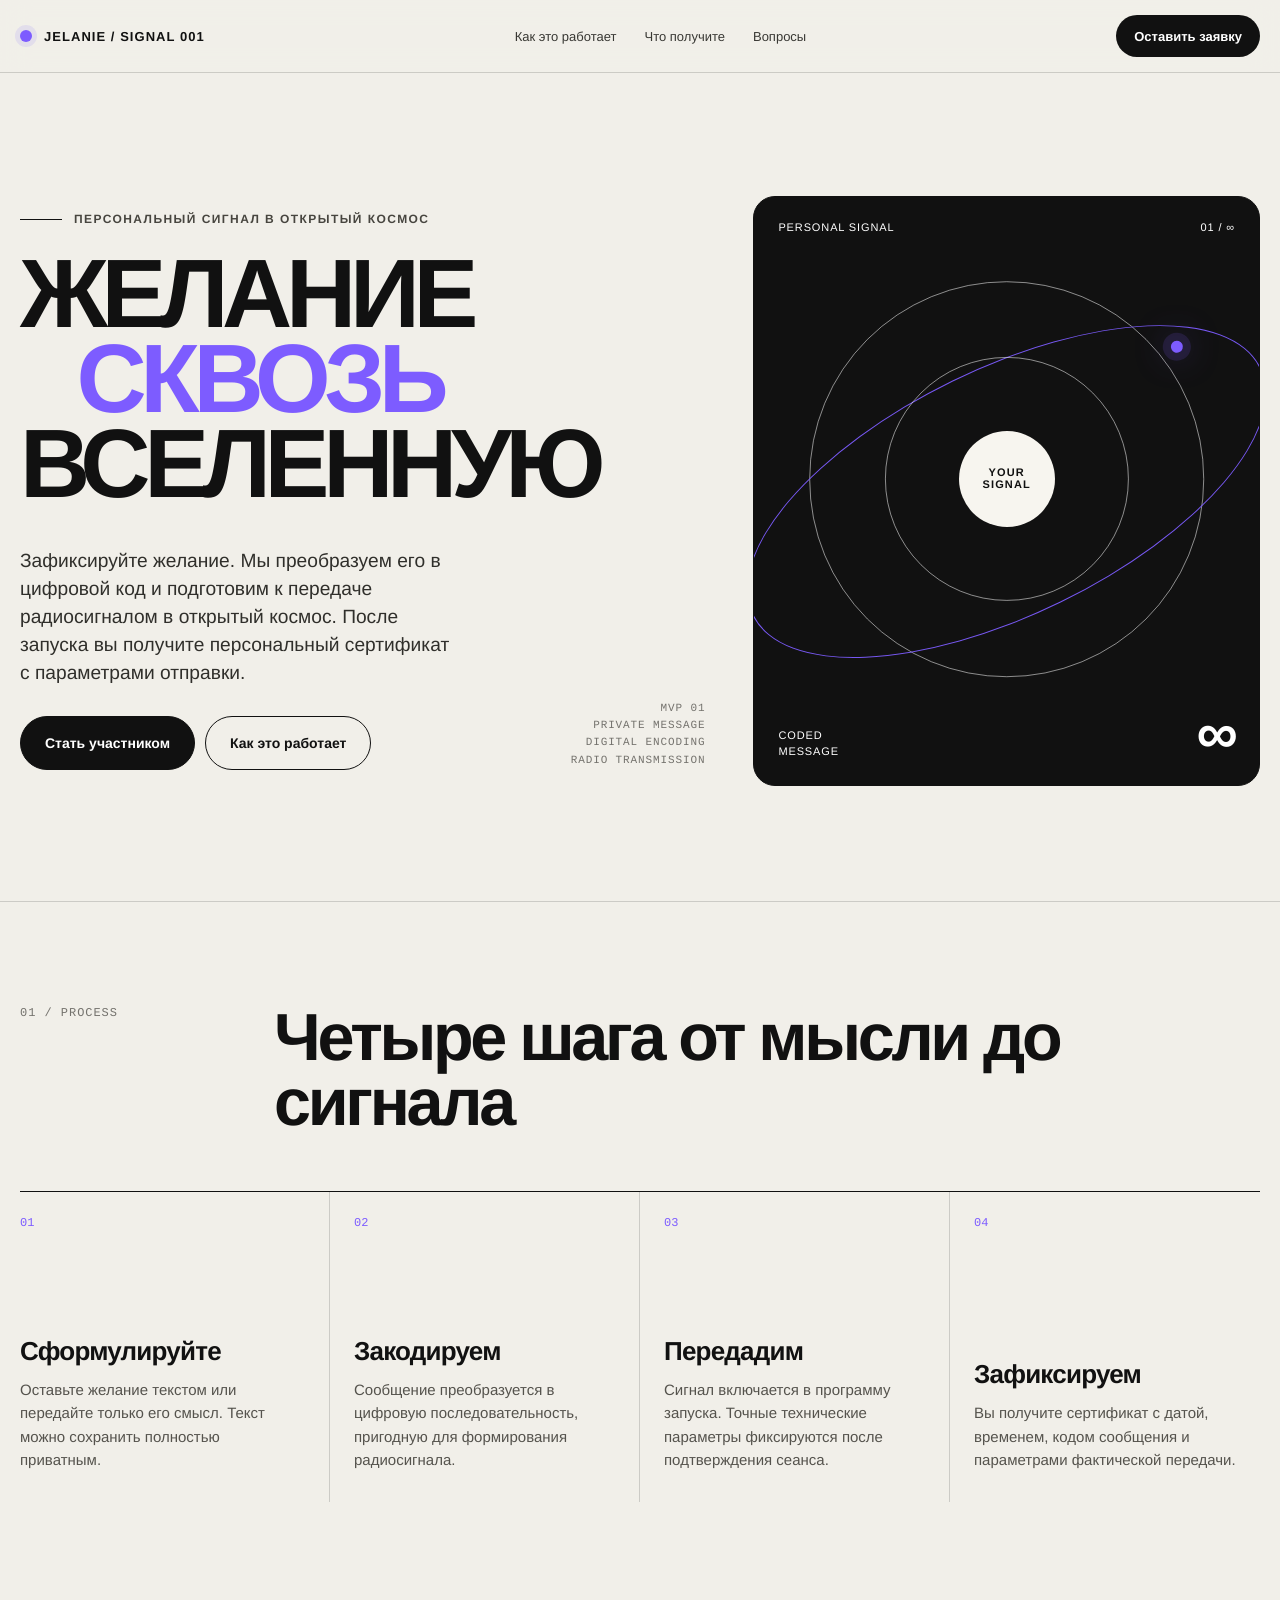
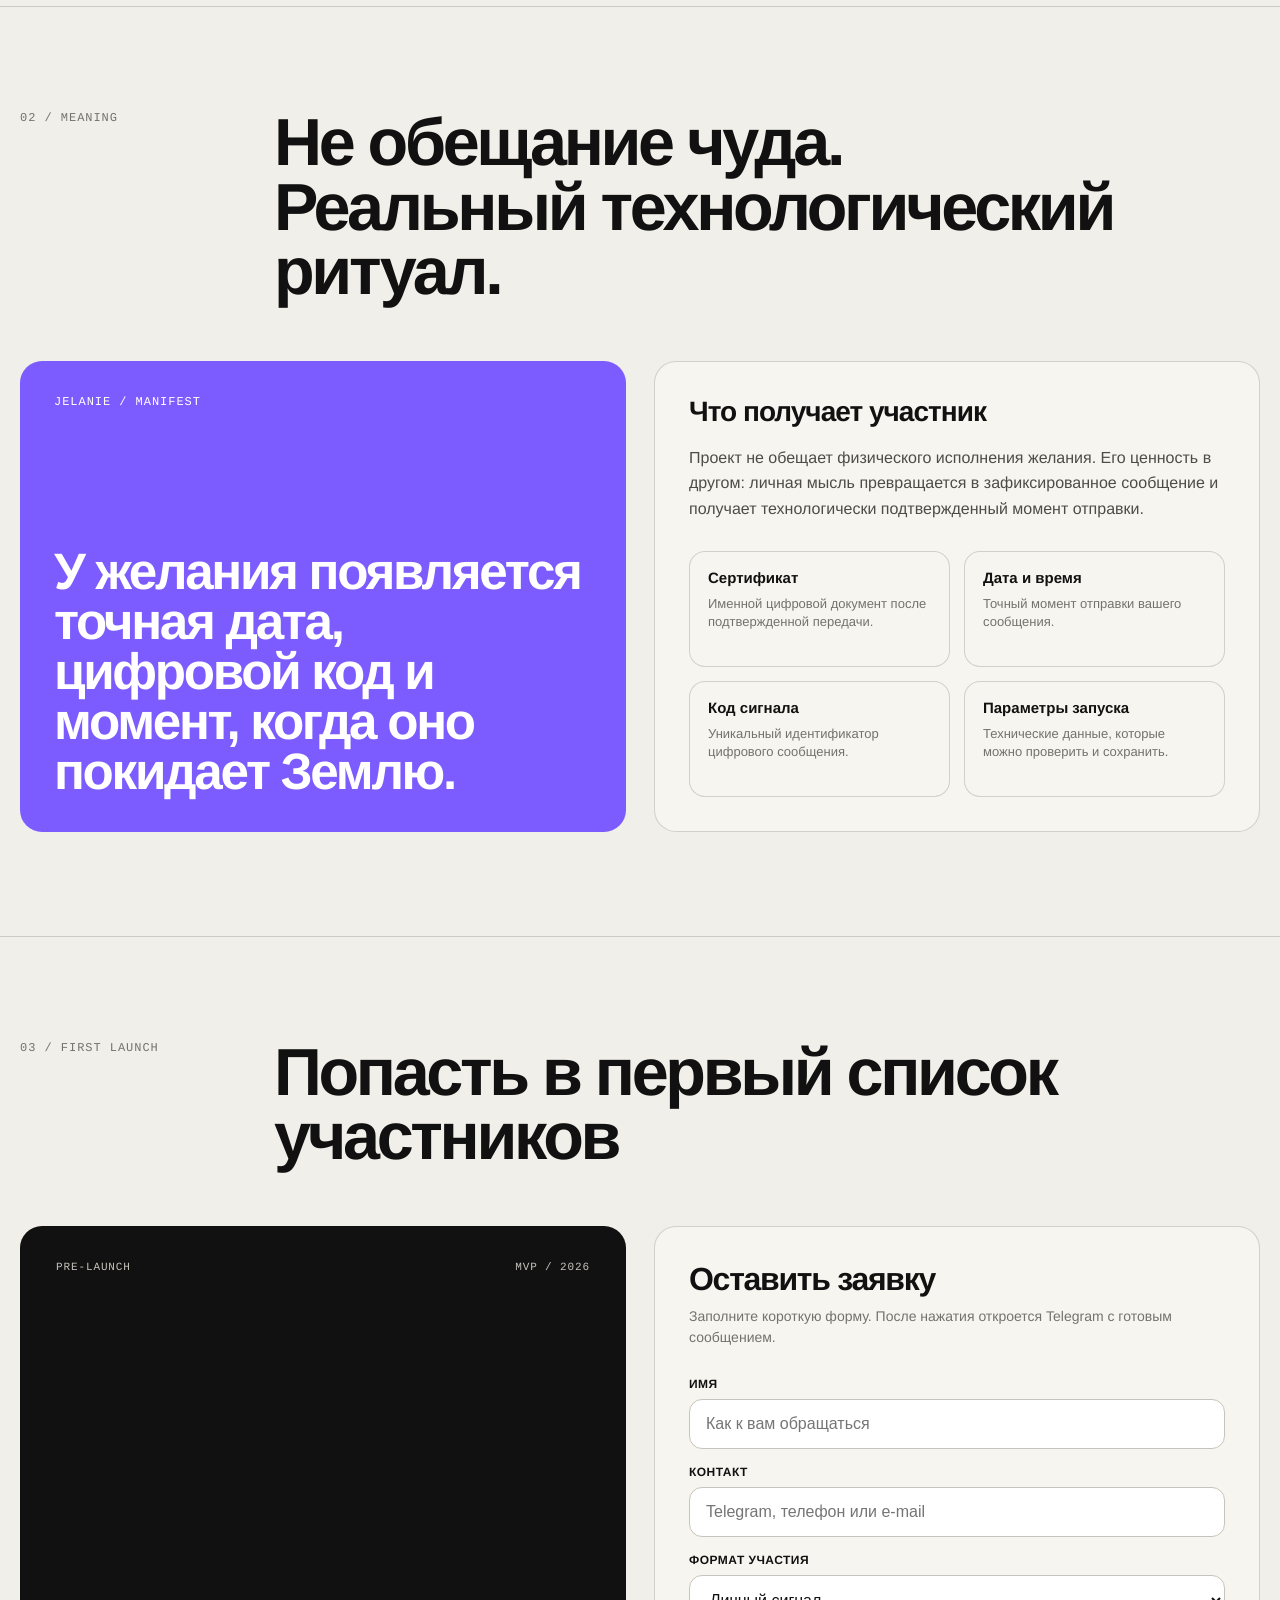
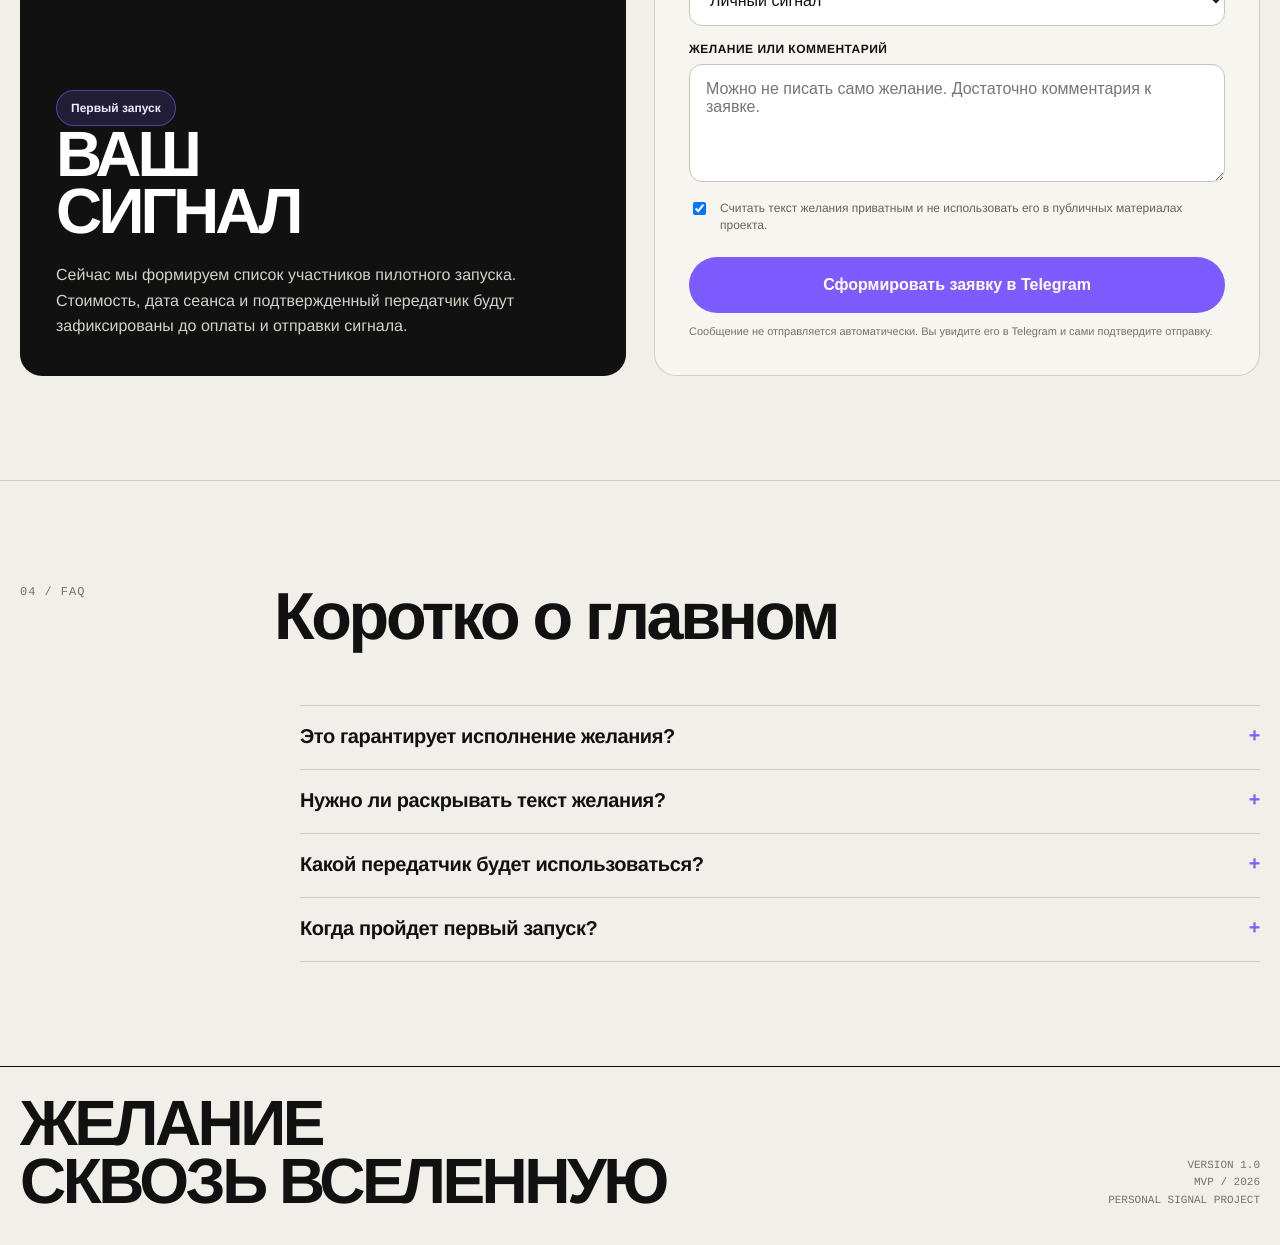
<file: Jelanie/index.html>
<!DOCTYPE html>
<html lang="ru">
<head>
  <meta charset="UTF-8">
  <meta name="viewport" content="width=device-width, initial-scale=1.0">
  <meta name="description" content="Желание сквозь Вселенную - персональное сообщение, преобразованное в цифровой сигнал и отправленное в космос.">
  <meta name="theme-color" content="#111111">
  <title>Желание сквозь Вселенную</title>
  <style>
    :root {
      --bg: #f1efe9;
      --paper: #f7f5ef;
      --ink: #111111;
      --muted: #74726d;
      --line: rgba(17, 17, 17, 0.16);
      --accent: #7d5cff;
      --accent-soft: #dcd4ff;
      --radius: 22px;
      --max: 1240px;
    }

    * { box-sizing: border-box; }

    html {
      scroll-behavior: smooth;
      background: var(--bg);
    }

    body {
      margin: 0;
      color: var(--ink);
      background: var(--bg);
      font-family: Arial, Helvetica, sans-serif;
      -webkit-font-smoothing: antialiased;
      text-rendering: geometricPrecision;
    }

    a { color: inherit; }

    button,
    input,
    textarea,
    select {
      font: inherit;
    }

    .wrap {
      width: min(calc(100% - 40px), var(--max));
      margin: 0 auto;
    }

    .topbar {
      position: sticky;
      top: 0;
      z-index: 50;
      backdrop-filter: blur(14px);
      background: rgba(241, 239, 233, 0.88);
      border-bottom: 1px solid var(--line);
    }

    .topbar__inner {
      min-height: 72px;
      display: flex;
      align-items: center;
      justify-content: space-between;
      gap: 24px;
    }

    .brand {
      display: flex;
      align-items: center;
      gap: 12px;
      text-decoration: none;
      font-size: 13px;
      font-weight: 800;
      letter-spacing: 0.08em;
      text-transform: uppercase;
      white-space: nowrap;
    }

    .brand__dot {
      width: 12px;
      height: 12px;
      border-radius: 999px;
      background: var(--accent);
      box-shadow: 0 0 0 5px rgba(125, 92, 255, 0.12);
    }

    .nav {
      display: flex;
      align-items: center;
      gap: 28px;
    }

    .nav a {
      font-size: 13px;
      text-decoration: none;
      color: #393834;
    }

    .nav a:hover { color: var(--accent); }

    .mini-cta {
      display: inline-flex;
      align-items: center;
      justify-content: center;
      min-height: 42px;
      padding: 0 18px;
      border-radius: 999px;
      background: var(--ink);
      color: #fff;
      text-decoration: none;
      font-size: 13px;
      font-weight: 700;
    }

    .hero {
      min-height: calc(100vh - 72px);
      display: grid;
      align-items: center;
      padding: 54px 0 46px;
    }

    .hero__grid {
      display: grid;
      grid-template-columns: minmax(0, 1.15fr) minmax(360px, 0.85fr);
      gap: 48px;
      align-items: center;
    }

    .eyebrow {
      display: flex;
      align-items: center;
      gap: 12px;
      margin: 0 0 26px;
      color: #47453f;
      font-size: 12px;
      font-weight: 800;
      letter-spacing: 0.12em;
      text-transform: uppercase;
    }

    .eyebrow::before {
      content: "";
      width: 42px;
      height: 1px;
      background: var(--ink);
    }

    .hero h1 {
      margin: 0;
      max-width: 880px;
      font-size: clamp(54px, 7.6vw, 118px);
      line-height: 0.87;
      letter-spacing: -0.065em;
      text-transform: uppercase;
      font-weight: 900;
    }

    .hero h1 span {
      display: block;
    }

    .hero h1 .accent {
      color: var(--accent);
      margin-left: 0.58em;
    }

    .hero__copy {
      display: grid;
      grid-template-columns: minmax(0, 430px) auto;
      gap: 28px;
      align-items: end;
      margin-top: 42px;
    }

    .hero__text {
      margin: 0;
      font-size: clamp(17px, 1.5vw, 21px);
      line-height: 1.45;
      color: #302f2b;
    }

    .hero__actions {
      display: flex;
      flex-wrap: wrap;
      gap: 10px;
      margin-top: 28px;
    }

    .btn {
      min-height: 54px;
      display: inline-flex;
      align-items: center;
      justify-content: center;
      padding: 0 24px;
      border: 1px solid var(--ink);
      border-radius: 999px;
      text-decoration: none;
      font-size: 14px;
      font-weight: 800;
      cursor: pointer;
      transition: transform .2s ease, background .2s ease, color .2s ease;
    }

    .btn:hover { transform: translateY(-2px); }

    .btn--dark {
      background: var(--ink);
      color: #fff;
    }

    .btn--light { background: transparent; }

    .hero__code {
      font-family: "Courier New", monospace;
      font-size: 11px;
      line-height: 1.55;
      letter-spacing: 0.08em;
      color: var(--muted);
      text-transform: uppercase;
      text-align: right;
      white-space: nowrap;
    }

    .signal-card {
      position: relative;
      aspect-ratio: 0.86;
      min-height: 580px;
      border: 1px solid var(--ink);
      border-radius: var(--radius);
      overflow: hidden;
      background: var(--ink);
      color: #fff;
      isolation: isolate;
    }

    .signal-card::before,
    .signal-card::after {
      content: "";
      position: absolute;
      border-radius: 50%;
      border: 1px solid rgba(255,255,255,0.52);
      left: 50%;
      top: 48%;
      transform: translate(-50%, -50%);
    }

    .signal-card::before {
      width: 78%;
      aspect-ratio: 1;
    }

    .signal-card::after {
      width: 48%;
      aspect-ratio: 1;
    }

    .orbit {
      position: absolute;
      width: 112%;
      height: 42%;
      left: -6%;
      top: 29%;
      border: 1px solid rgba(125, 92, 255, 0.95);
      border-radius: 50%;
      transform: rotate(-26deg);
    }

    .orbit::before {
      content: "";
      position: absolute;
      width: 12px;
      height: 12px;
      border-radius: 50%;
      background: var(--accent);
      right: 10.5%;
      top: 25%;
      box-shadow: 0 0 0 8px rgba(125,92,255,.14), 0 0 34px rgba(125,92,255,.8);
    }

    .signal-core {
      position: absolute;
      left: 50%;
      top: 48%;
      transform: translate(-50%, -50%);
      width: 96px;
      height: 96px;
      border-radius: 50%;
      background: var(--paper);
      color: var(--ink);
      display: grid;
      place-items: center;
      z-index: 3;
      font-size: 11px;
      font-weight: 900;
      letter-spacing: .1em;
      text-align: center;
    }

    .signal-card__top,
    .signal-card__bottom {
      position: absolute;
      left: 24px;
      right: 24px;
      display: flex;
      justify-content: space-between;
      gap: 20px;
      z-index: 5;
      font-size: 11px;
      line-height: 1.45;
      letter-spacing: .08em;
      text-transform: uppercase;
    }

    .signal-card__top { top: 24px; }
    .signal-card__bottom { bottom: 24px; align-items: end; }

    .signal-card__bottom strong {
      display: block;
      font-size: clamp(32px, 5vw, 58px);
      line-height: .9;
      letter-spacing: -.05em;
    }

    .section {
      padding: 104px 0;
      border-top: 1px solid var(--line);
    }

    .section-head {
      display: grid;
      grid-template-columns: 220px minmax(0, 1fr);
      gap: 34px;
      align-items: start;
      margin-bottom: 56px;
    }

    .section-index {
      font-family: "Courier New", monospace;
      font-size: 12px;
      color: var(--muted);
      letter-spacing: .08em;
    }

    .section h2 {
      margin: 0;
      max-width: 880px;
      font-size: clamp(38px, 5.2vw, 72px);
      line-height: .97;
      letter-spacing: -.05em;
    }

    .steps {
      display: grid;
      grid-template-columns: repeat(4, 1fr);
      border-top: 1px solid var(--ink);
    }

    .step {
      min-height: 310px;
      padding: 24px 24px 30px 0;
      border-right: 1px solid var(--line);
      display: flex;
      flex-direction: column;
      justify-content: space-between;
    }

    .step + .step { padding-left: 24px; }
    .step:last-child { border-right: 0; }

    .step__num {
      font-family: "Courier New", monospace;
      font-size: 12px;
      color: var(--accent);
    }

    .step h3 {
      margin: 0 0 12px;
      font-size: 26px;
      letter-spacing: -.03em;
    }

    .step p {
      margin: 0;
      color: #55534d;
      font-size: 15px;
      line-height: 1.55;
    }

    .manifest {
      display: grid;
      grid-template-columns: 1fr 1fr;
      gap: 28px;
    }

    .manifest__main,
    .manifest__side {
      border-radius: var(--radius);
      padding: 34px;
    }

    .manifest__main {
      background: var(--accent);
      color: #fff;
      min-height: 440px;
      display: flex;
      flex-direction: column;
      justify-content: space-between;
    }

    .manifest__main p:first-child {
      margin: 0;
      font-family: "Courier New", monospace;
      font-size: 12px;
      letter-spacing: .08em;
      text-transform: uppercase;
    }

    .manifest__main blockquote {
      margin: 0;
      max-width: 720px;
      font-size: clamp(34px, 4vw, 60px);
      line-height: .98;
      letter-spacing: -.045em;
      font-weight: 900;
    }

    .manifest__side {
      background: var(--paper);
      border: 1px solid var(--line);
    }

    .manifest__side h3 {
      margin: 0 0 18px;
      font-size: 28px;
      letter-spacing: -.035em;
    }

    .manifest__side p {
      margin: 0 0 18px;
      color: #4e4c47;
      line-height: 1.6;
      font-size: 16px;
    }

    .deliverables {
      display: grid;
      grid-template-columns: repeat(2, 1fr);
      gap: 14px;
      margin-top: 28px;
    }

    .deliverable {
      min-height: 116px;
      padding: 18px;
      border: 1px solid var(--line);
      border-radius: 16px;
      background: var(--paper);
    }

    .deliverable strong {
      display: block;
      margin-bottom: 8px;
      font-size: 15px;
    }

    .deliverable span {
      color: var(--muted);
      font-size: 13px;
      line-height: 1.45;
    }

    .launch {
      display: grid;
      grid-template-columns: 1fr 1fr;
      gap: 28px;
      align-items: stretch;
    }

    .launch__offer {
      min-height: 590px;
      border-radius: var(--radius);
      background: var(--ink);
      color: #fff;
      padding: 36px;
      display: flex;
      flex-direction: column;
      justify-content: space-between;
    }

    .launch__offer-top {
      display: flex;
      justify-content: space-between;
      gap: 20px;
      font-family: "Courier New", monospace;
      font-size: 11px;
      letter-spacing: .08em;
      text-transform: uppercase;
      color: #c6c3bb;
    }

    .launch__offer h3 {
      margin: 0;
      font-size: clamp(44px, 5vw, 76px);
      line-height: .9;
      letter-spacing: -.06em;
      text-transform: uppercase;
    }

    .launch__offer p {
      margin: 22px 0 0;
      max-width: 500px;
      color: #d4d1c9;
      line-height: 1.6;
    }

    .launch__tag {
      display: inline-flex;
      align-items: center;
      gap: 10px;
      width: fit-content;
      padding: 10px 14px;
      border-radius: 999px;
      background: rgba(125,92,255,.16);
      border: 1px solid rgba(125,92,255,.52);
      color: #eeeaff;
      font-size: 12px;
      font-weight: 700;
    }

    .form-card {
      border-radius: var(--radius);
      background: var(--paper);
      border: 1px solid var(--line);
      padding: 34px;
    }

    .form-card h3 {
      margin: 0 0 8px;
      font-size: 32px;
      letter-spacing: -.04em;
    }

    .form-card > p {
      margin: 0 0 28px;
      color: var(--muted);
      line-height: 1.55;
      font-size: 14px;
    }

    .field {
      display: grid;
      gap: 8px;
      margin-bottom: 16px;
    }

    .field label {
      font-size: 12px;
      font-weight: 800;
      letter-spacing: .04em;
      text-transform: uppercase;
    }

    .field input,
    .field textarea,
    .field select {
      width: 100%;
      border: 1px solid #c8c4bb;
      border-radius: 13px;
      background: #fff;
      color: var(--ink);
      outline: none;
      padding: 15px 16px;
      transition: border-color .2s ease, box-shadow .2s ease;
    }

    .field textarea {
      min-height: 118px;
      resize: vertical;
    }

    .field input:focus,
    .field textarea:focus,
    .field select:focus {
      border-color: var(--accent);
      box-shadow: 0 0 0 4px rgba(125,92,255,.11);
    }

    .checkbox {
      display: flex;
      gap: 11px;
      align-items: flex-start;
      margin: 18px 0 22px;
      font-size: 12px;
      color: #66635d;
      line-height: 1.45;
    }

    .checkbox input { margin-top: 2px; }

    .submit {
      width: 100%;
      min-height: 56px;
      border: 0;
      border-radius: 999px;
      background: var(--accent);
      color: #fff;
      font-weight: 900;
      cursor: pointer;
      transition: transform .2s ease, filter .2s ease;
    }

    .submit:hover {
      transform: translateY(-2px);
      filter: brightness(.96);
    }

    .form-note {
      margin-top: 12px;
      color: var(--muted);
      font-size: 11px;
      line-height: 1.45;
    }

    .faq {
      max-width: 960px;
      margin-left: auto;
    }

    details {
      border-top: 1px solid var(--line);
      padding: 20px 0;
    }

    details:last-child { border-bottom: 1px solid var(--line); }

    summary {
      cursor: pointer;
      list-style: none;
      display: flex;
      justify-content: space-between;
      gap: 24px;
      font-size: 20px;
      font-weight: 800;
      letter-spacing: -.02em;
    }

    summary::-webkit-details-marker { display: none; }

    summary::after {
      content: "+";
      color: var(--accent);
      font-family: "Courier New", monospace;
    }

    details[open] summary::after { content: "×"; }

    details p {
      max-width: 760px;
      margin: 16px 0 0;
      color: #55534d;
      line-height: 1.6;
      font-size: 15px;
    }

    footer {
      border-top: 1px solid var(--ink);
      padding: 28px 0 34px;
    }

    .footer__inner {
      display: flex;
      justify-content: space-between;
      gap: 30px;
      align-items: end;
    }

    .footer__title {
      font-size: clamp(32px, 5vw, 68px);
      line-height: .9;
      letter-spacing: -.055em;
      text-transform: uppercase;
      font-weight: 900;
    }

    .footer__meta {
      text-align: right;
      color: var(--muted);
      font-size: 11px;
      line-height: 1.6;
      font-family: "Courier New", monospace;
      text-transform: uppercase;
    }

    .status {
      display: none;
      margin-top: 12px;
      padding: 12px 14px;
      border-radius: 12px;
      background: #ece8ff;
      color: #3e2f92;
      font-size: 12px;
      line-height: 1.45;
    }

    .status.show { display: block; }

    @media (max-width: 980px) {
      .nav { display: none; }
      .hero { min-height: auto; padding-top: 44px; }
      .hero__grid,
      .manifest,
      .launch { grid-template-columns: 1fr; }
      .hero__copy { grid-template-columns: 1fr; }
      .hero__code { text-align: left; }
      .signal-card { min-height: 520px; }
      .steps { grid-template-columns: 1fr 1fr; }
      .step:nth-child(2) { border-right: 0; }
      .step:nth-child(n+3) { border-top: 1px solid var(--line); }
      .section-head { grid-template-columns: 1fr; gap: 14px; }
    }

    @media (max-width: 640px) {
      .wrap { width: min(calc(100% - 24px), var(--max)); }
      .topbar__inner { min-height: 64px; }
      .mini-cta { min-height: 38px; padding: 0 14px; }
      .brand { font-size: 11px; }
      .hero h1 { font-size: clamp(48px, 18vw, 82px); }
      .hero h1 .accent { margin-left: .2em; }
      .signal-card { min-height: 470px; }
      .steps { grid-template-columns: 1fr; }
      .step,
      .step + .step {
        min-height: 220px;
        padding: 22px 0;
        border-right: 0;
        border-top: 1px solid var(--line);
      }
      .step:first-child { border-top: 0; }
      .section { padding: 76px 0; }
      .manifest__main,
      .manifest__side,
      .launch__offer,
      .form-card { padding: 24px; }
      .deliverables { grid-template-columns: 1fr; }
      .footer__inner { align-items: start; flex-direction: column; }
      .footer__meta { text-align: left; }
    }

    @media (prefers-reduced-motion: reduce) {
      html { scroll-behavior: auto; }
      *, *::before, *::after { transition: none !important; }
    }
  </style>
</head>
<body>
  <header class="topbar">
    <div class="wrap topbar__inner">
      <a class="brand" href="#top" aria-label="Желание сквозь Вселенную">
        <span class="brand__dot" aria-hidden="true"></span>
        <span>JELANIE / SIGNAL 001</span>
      </a>

      <nav class="nav" aria-label="Навигация">
        <a href="#how">Как это работает</a>
        <a href="#result">Что получите</a>
        <a href="#faq">Вопросы</a>
      </nav>

      <a class="mini-cta" href="#request">Оставить заявку</a>
    </div>
  </header>

  <main id="top">
    <section class="hero">
      <div class="wrap hero__grid">
        <div>
          <p class="eyebrow">Персональный сигнал в открытый космос</p>
          <h1>
            <span>Желание</span>
            <span class="accent">сквозь</span>
            <span>Вселенную</span>
          </h1>

          <div class="hero__copy">
            <div>
              <p class="hero__text">
                Зафиксируйте желание. Мы преобразуем его в цифровой код и подготовим к передаче радиосигналом в открытый космос. После запуска вы получите персональный сертификат с параметрами отправки.
              </p>
              <div class="hero__actions">
                <a class="btn btn--dark" href="#request">Стать участником</a>
                <a class="btn btn--light" href="#how">Как это работает</a>
              </div>
            </div>
            <div class="hero__code">
              MVP 01<br>
              PRIVATE MESSAGE<br>
              DIGITAL ENCODING<br>
              RADIO TRANSMISSION
            </div>
          </div>
        </div>

        <aside class="signal-card" aria-label="Визуализация сигнала">
          <div class="signal-card__top">
            <span>PERSONAL SIGNAL</span>
            <span>01 / ∞</span>
          </div>
          <div class="orbit" aria-hidden="true"></div>
          <div class="signal-core">YOUR<br>SIGNAL</div>
          <div class="signal-card__bottom">
            <span>CODED<br>MESSAGE</span>
            <strong>∞</strong>
          </div>
        </aside>
      </div>
    </section>

    <section class="section" id="how">
      <div class="wrap">
        <div class="section-head">
          <div class="section-index">01 / PROCESS</div>
          <h2>Четыре шага от мысли до сигнала</h2>
        </div>

        <div class="steps">
          <article class="step">
            <span class="step__num">01</span>
            <div>
              <h3>Сформулируйте</h3>
              <p>Оставьте желание текстом или передайте только его смысл. Текст можно сохранить полностью приватным.</p>
            </div>
          </article>

          <article class="step">
            <span class="step__num">02</span>
            <div>
              <h3>Закодируем</h3>
              <p>Сообщение преобразуется в цифровую последовательность, пригодную для формирования радиосигнала.</p>
            </div>
          </article>

          <article class="step">
            <span class="step__num">03</span>
            <div>
              <h3>Передадим</h3>
              <p>Сигнал включается в программу запуска. Точные технические параметры фиксируются после подтверждения сеанса.</p>
            </div>
          </article>

          <article class="step">
            <span class="step__num">04</span>
            <div>
              <h3>Зафиксируем</h3>
              <p>Вы получите сертификат с датой, временем, кодом сообщения и параметрами фактической передачи.</p>
            </div>
          </article>
        </div>
      </div>
    </section>

    <section class="section" id="result">
      <div class="wrap">
        <div class="section-head">
          <div class="section-index">02 / MEANING</div>
          <h2>Не обещание чуда. Реальный технологический ритуал.</h2>
        </div>

        <div class="manifest">
          <div class="manifest__main">
            <p>JELANIE / MANIFEST</p>
            <blockquote>
              У желания появляется точная дата, цифровой код и момент, когда оно покидает Землю.
            </blockquote>
          </div>

          <div class="manifest__side">
            <h3>Что получает участник</h3>
            <p>
              Проект не обещает физического исполнения желания. Его ценность в другом: личная мысль превращается в зафиксированное сообщение и получает технологически подтвержденный момент отправки.
            </p>

            <div class="deliverables">
              <div class="deliverable">
                <strong>Сертификат</strong>
                <span>Именной цифровой документ после подтвержденной передачи.</span>
              </div>
              <div class="deliverable">
                <strong>Дата и время</strong>
                <span>Точный момент отправки вашего сообщения.</span>
              </div>
              <div class="deliverable">
                <strong>Код сигнала</strong>
                <span>Уникальный идентификатор цифрового сообщения.</span>
              </div>
              <div class="deliverable">
                <strong>Параметры запуска</strong>
                <span>Технические данные, которые можно проверить и сохранить.</span>
              </div>
            </div>
          </div>
        </div>
      </div>
    </section>

    <section class="section" id="request">
      <div class="wrap">
        <div class="section-head">
          <div class="section-index">03 / FIRST LAUNCH</div>
          <h2>Попасть в первый список участников</h2>
        </div>

        <div class="launch">
          <div class="launch__offer">
            <div class="launch__offer-top">
              <span>PRE-LAUNCH</span>
              <span>MVP / 2026</span>
            </div>

            <div>
              <span class="launch__tag">Первый запуск</span>
              <h3>Ваш<br>сигнал</h3>
              <p>
                Сейчас мы формируем список участников пилотного запуска. Стоимость, дата сеанса и подтвержденный передатчик будут зафиксированы до оплаты и отправки сигнала.
              </p>
            </div>
          </div>

          <div class="form-card">
            <h3>Оставить заявку</h3>
            <p>Заполните короткую форму. После нажатия откроется Telegram с готовым сообщением.</p>

            <form id="requestForm">
              <div class="field">
                <label for="name">Имя</label>
                <input id="name" name="name" autocomplete="name" placeholder="Как к вам обращаться" required>
              </div>

              <div class="field">
                <label for="contact">Контакт</label>
                <input id="contact" name="contact" placeholder="Telegram, телефон или e-mail" required>
              </div>

              <div class="field">
                <label for="format">Формат участия</label>
                <select id="format" name="format">
                  <option>Личный сигнал</option>
                  <option>Сигнал для двоих</option>
                  <option>Подарочный сертификат</option>
                  <option>Хочу узнать детали</option>
                </select>
              </div>

              <div class="field">
                <label for="wish">Желание или комментарий</label>
                <textarea id="wish" name="wish" placeholder="Можно не писать само желание. Достаточно комментария к заявке."></textarea>
              </div>

              <label class="checkbox">
                <input id="privateWish" type="checkbox" checked>
                <span>Считать текст желания приватным и не использовать его в публичных материалах проекта.</span>
              </label>

              <button class="submit" type="submit">Сформировать заявку в Telegram</button>
              <div class="form-note">Сообщение не отправляется автоматически. Вы увидите его в Telegram и сами подтвердите отправку.</div>
              <div class="status" id="formStatus" role="status" aria-live="polite"></div>
            </form>
          </div>
        </div>
      </div>
    </section>

    <section class="section" id="faq">
      <div class="wrap">
        <div class="section-head">
          <div class="section-index">04 / FAQ</div>
          <h2>Коротко о главном</h2>
        </div>

        <div class="faq">
          <details>
            <summary>Это гарантирует исполнение желания?</summary>
            <p>Нет. Проект не продает обещание исполнения. Мы создаем реальный цифровой артефакт и фиксируем технологический факт передачи сообщения.</p>
          </details>

          <details>
            <summary>Нужно ли раскрывать текст желания?</summary>
            <p>Нет. Сам текст можно не передавать в публичную часть проекта. Для сертификата достаточно уникального кода сообщения и параметров отправки.</p>
          </details>

          <details>
            <summary>Какой передатчик будет использоваться?</summary>
            <p>Параметры конкретного сеанса и передающей площадки будут указаны до оплаты. В сертификат попадут только фактически подтвержденные данные запуска.</p>
          </details>

          <details>
            <summary>Когда пройдет первый запуск?</summary>
            <p>Дата будет опубликована после подтверждения технического партнера и доступного окна передачи. Сейчас форма собирает предварительные заявки участников.</p>
          </details>
        </div>
      </div>
    </section>
  </main>

  <footer>
    <div class="wrap footer__inner">
      <div class="footer__title">Желание<br>сквозь Вселенную</div>
      <div class="footer__meta">
        VERSION 1.0<br>
        MVP / 2026<br>
        PERSONAL SIGNAL PROJECT
      </div>
    </div>
  </footer>

  <script>
    (function () {
      const form = document.getElementById('requestForm');
      const status = document.getElementById('formStatus');
      const telegramUser = 'Iv_kory';

      form.addEventListener('submit', async function (event) {
        event.preventDefault();

        const name = document.getElementById('name').value.trim();
        const contact = document.getElementById('contact').value.trim();
        const format = document.getElementById('format').value;
        const wish = document.getElementById('wish').value.trim();
        const isPrivate = document.getElementById('privateWish').checked;

        const lines = [
          'Заявка с сайта «Желание сквозь Вселенную»',
          '',
          'Имя: ' + name,
          'Контакт: ' + contact,
          'Формат: ' + format,
          'Приватность желания: ' + (isPrivate ? 'Да' : 'Нет'),
          wish ? 'Комментарий: ' + wish : 'Комментарий: не указан'
        ];

        const message = lines.join('\n');
        const url = 'https://t.me/' + telegramUser + '?text=' + encodeURIComponent(message);

        try {
          if (navigator.clipboard && window.isSecureContext) {
            await navigator.clipboard.writeText(message);
            status.textContent = 'Текст заявки скопирован. Открываю Telegram.';
          } else {
            status.textContent = 'Открываю Telegram с подготовленной заявкой.';
          }
        } catch (e) {
          status.textContent = 'Открываю Telegram с подготовленной заявкой.';
        }

        status.classList.add('show');
        window.open(url, '_blank', 'noopener,noreferrer');
      });
    })();
  </script>
</body>
</html>
</file>
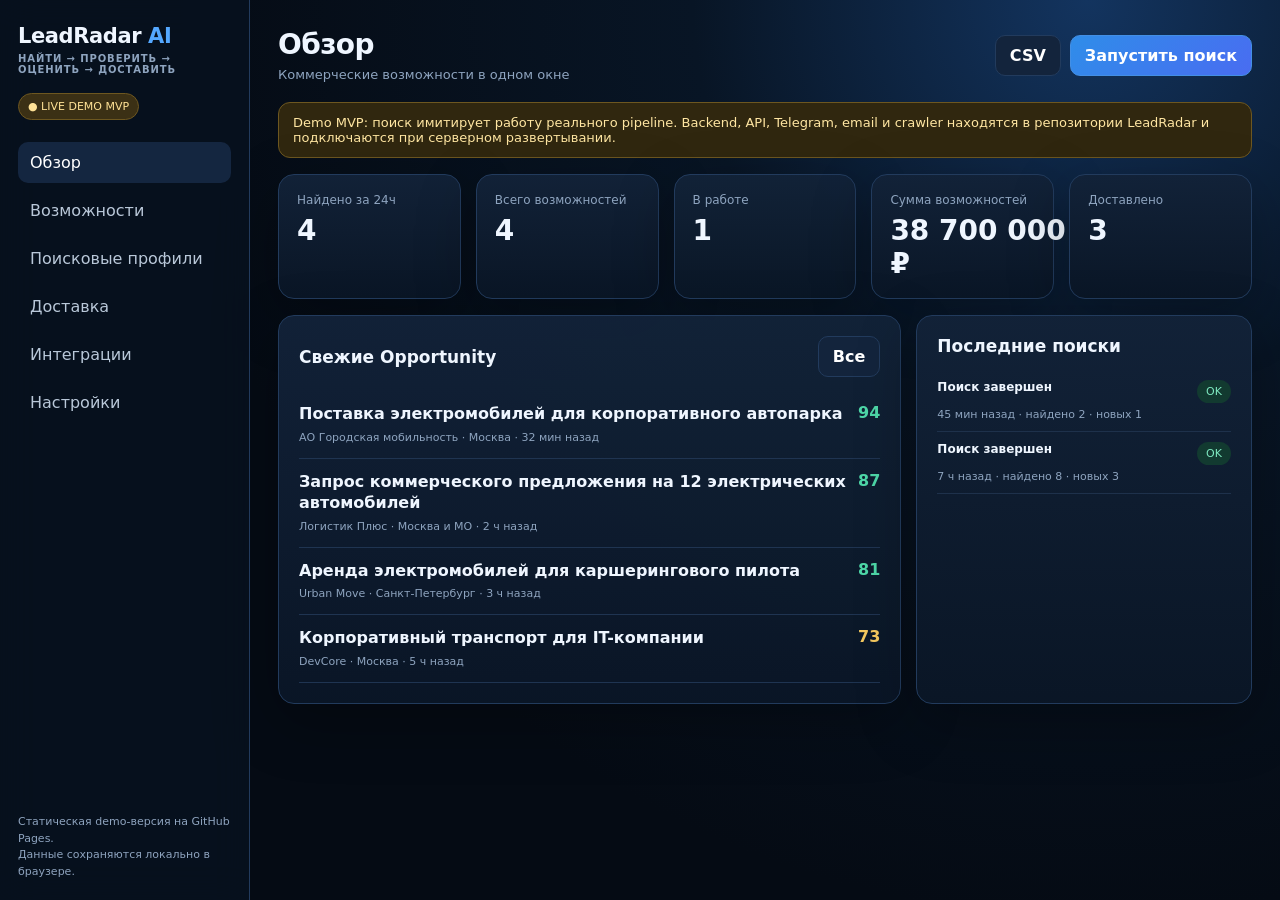
<file: LeadRadar/index.html>
<!doctype html>
<html lang="ru">
<head>
<meta charset="utf-8">
<meta name="viewport" content="width=device-width,initial-scale=1">
<title>LeadRadar AI — MVP</title>
<meta name="description" content="LeadRadar AI — поиск заявок, тендеров и коммерческих возможностей по заданным параметрам.">
<style>
:root{
  --bg:#07111f;--bg2:#0a1728;--panel:#0f1d31;--panel2:#142640;--line:#223b5d;
  --text:#eff6ff;--muted:#8ea4bf;--blue:#54a8ff;--blue2:#2b76e8;--green:#4ed7a8;
  --yellow:#f5c95f;--red:#ff7373;--shadow:0 18px 60px rgba(0,0,0,.28)
}
*{box-sizing:border-box}
html{scroll-behavior:smooth}
body{margin:0;font-family:Inter,ui-sans-serif,system-ui,-apple-system,Segoe UI,Arial,sans-serif;background:
radial-gradient(circle at 85% 0,#13345f 0,#081525 28%,#050b14 65%);color:var(--text);min-height:100vh}
button,input,select,textarea{font:inherit}button{cursor:pointer}
.hidden{display:none!important}
.shell{display:grid;grid-template-columns:250px 1fr;min-height:100vh}
.sidebar{position:sticky;top:0;height:100vh;padding:24px 18px;border-right:1px solid var(--line);background:rgba(7,17,31,.9);backdrop-filter:blur(18px)}
.brand{font-size:21px;font-weight:850;letter-spacing:-.4px}
.brand b{color:var(--blue)}
.brand small{display:block;margin-top:5px;font-size:10px;letter-spacing:.9px;color:var(--muted);font-weight:600}
.demo-pill{display:inline-flex;margin-top:18px;padding:6px 9px;border-radius:999px;background:#3b3015;border:1px solid #6d5720;color:#ffe296;font-size:11px}
.nav{display:grid;gap:7px;margin-top:22px}
.nav button{border:0;background:transparent;color:#b9c8d9;text-align:left;padding:11px 12px;border-radius:10px}
.nav button:hover,.nav button.active{background:var(--panel2);color:#fff}
.side-foot{position:absolute;left:18px;right:18px;bottom:20px;color:var(--muted);font-size:11px;line-height:1.5}
.main{padding:28px;max-width:1550px;width:100%;margin:0 auto}
.topbar{display:flex;justify-content:space-between;gap:20px;align-items:center;margin-bottom:20px}
.title h1{font-size:28px;margin:0;letter-spacing:-.6px}.title p{margin:6px 0 0;color:var(--muted);font-size:13px}
.actions{display:flex;gap:9px;flex-wrap:wrap}
.btn{border:1px solid var(--line);background:#13243c;color:#fff;border-radius:10px;padding:10px 14px;font-weight:700}
.btn:hover{filter:brightness(1.09)}.btn.primary{border-color:#438fe5;background:linear-gradient(135deg,#2f8de9,#496cf1)}
.btn.green{border-color:#2b9f78;background:#113c32;color:#8ff2d0}.btn.danger{color:#ffadad}
.notice{padding:12px 14px;border:1px solid #6d5720;background:#30270f;color:#ffe6a2;border-radius:12px;font-size:13px;margin-bottom:16px}
.grid{display:grid;gap:15px}.kpis{grid-template-columns:repeat(5,minmax(0,1fr))}
.card{background:linear-gradient(180deg,rgba(18,34,56,.97),rgba(10,22,38,.97));border:1px solid var(--line);border-radius:16px;box-shadow:var(--shadow)}
.kpi{padding:18px}.kpi .label{font-size:12px;color:var(--muted)}.kpi .value{font-size:28px;font-weight:850;margin-top:7px}
.section{padding:20px;margin-top:16px}.section-head{display:flex;justify-content:space-between;align-items:center;gap:12px;margin-bottom:14px}.section h2{margin:0;font-size:17px}
.two{grid-template-columns:1.3fr .7fr}
.table-wrap{overflow:auto;border:1px solid var(--line);border-radius:12px}
table{width:100%;border-collapse:collapse;min-width:900px}th,td{padding:12px 13px;border-bottom:1px solid #1e314b;text-align:left;vertical-align:top}
th{font-size:11px;color:#9fb2ca;background:#0b1728;position:sticky;top:0}td{font-size:13px}
.opp-title{font-weight:750;line-height:1.35}.opp-sub{font-size:11px;color:var(--muted);margin-top:5px;max-width:600px;line-height:1.45}
.badge{display:inline-flex;padding:5px 9px;border-radius:999px;font-size:11px;background:#172b48;color:#cad8e9}.badge.green{background:#123a30;color:#7ee9c0}.badge.yellow{background:#3a3118;color:#f8d778}.badge.red{background:#402027;color:#ff9eaa}
.score{font-weight:850}.score.hi{color:var(--green)}.score.mid{color:var(--yellow)}.score.low{color:var(--red)}
.muted{color:var(--muted)}.chips{display:flex;gap:7px;flex-wrap:wrap}.chip{padding:5px 9px;border-radius:999px;border:1px solid #345577;background:#0d2036;font-size:11px}
.profile{padding:16px;background:#0b1829;border:1px solid #203a5b;border-radius:13px;margin-bottom:10px}
.profile-top{display:flex;justify-content:space-between;gap:15px}
.form-grid{display:grid;grid-template-columns:1fr 1fr;gap:12px}.field{display:grid;gap:6px}.field.full{grid-column:1/-1}.field label{font-size:11px;color:#a9bad0}
.field input,.field textarea,.field select{width:100%;border:1px solid var(--line);background:#071522;color:#fff;border-radius:9px;padding:10px}
.field textarea{min-height:86px;resize:vertical}
.code{font-family:ui-monospace,SFMono-Regular,Consolas,monospace;background:#06111d;border:1px solid var(--line);border-radius:9px;padding:10px;word-break:break-all;font-size:11px}
.empty{padding:32px;text-align:center;color:var(--muted)}
.modal{position:fixed;inset:0;z-index:60;background:rgba(0,0,0,.68);display:grid;place-items:center;padding:20px}.modal-box{width:min(780px,100%);max-height:90vh;overflow:auto;padding:22px}.modal-head{display:flex;justify-content:space-between;align-items:start;gap:20px}.close{background:transparent;border:0;color:#fff;font-size:26px}
.search-progress{height:8px;background:#091523;border-radius:999px;overflow:hidden;border:1px solid var(--line)}.search-progress i{display:block;height:100%;width:0;background:linear-gradient(90deg,#37a2ff,#55dfb0);transition:width .35s}
.timeline{display:grid;gap:9px}.tl{display:grid;grid-template-columns:14px 1fr;gap:9px;font-size:12px;color:#c5d2e2}.dot{width:9px;height:9px;border-radius:999px;background:#38567b;margin-top:4px}.tl.done .dot{background:var(--green)}
.toast{position:fixed;right:20px;bottom:20px;z-index:100;background:#172a45;border:1px solid #3c5f88;padding:12px 16px;border-radius:11px;box-shadow:var(--shadow);font-size:13px}
a{color:#76baff}
@media(max-width:1050px){.shell{grid-template-columns:1fr}.sidebar{position:relative;height:auto;border-right:0;border-bottom:1px solid var(--line)}.nav{display:flex;overflow:auto}.side-foot{display:none}.main{padding:18px}.kpis{grid-template-columns:1fr 1fr}.two{grid-template-columns:1fr}.form-grid{grid-template-columns:1fr}.field.full{grid-column:auto}}
@media(max-width:600px){.kpis{grid-template-columns:1fr}.topbar{align-items:flex-start;flex-direction:column}}
</style>
</head>
<body>
<div class="shell">
  <aside class="sidebar">
    <div class="brand">LeadRadar <b>AI</b><small>НАЙТИ → ПРОВЕРИТЬ → ОЦЕНИТЬ → ДОСТАВИТЬ</small></div>
    <div class="demo-pill">● LIVE DEMO MVP</div>
    <nav class="nav">
      <button class="active" data-view="dashboard" onclick="go('dashboard',this)">Обзор</button>
      <button data-view="opportunities" onclick="go('opportunities',this)">Возможности</button>
      <button data-view="profiles" onclick="go('profiles',this)">Поисковые профили</button>
      <button data-view="deliveries" onclick="go('deliveries',this)">Доставка</button>
      <button data-view="integrations" onclick="go('integrations',this)">Интеграции</button>
      <button data-view="settings" onclick="go('settings',this)">Настройки</button>
    </nav>
    <div class="side-foot">Статическая demo-версия на GitHub Pages.<br>Данные сохраняются локально в браузере.</div>
  </aside>

  <main class="main">
    <div class="topbar">
      <div class="title"><h1 id="pageTitle">Обзор</h1><p id="pageSub">Коммерческие возможности в одном окне</p></div>
      <div class="actions"><button class="btn" onclick="exportCsv()">CSV</button><button class="btn primary" onclick="runSearch()">Запустить поиск</button></div>
    </div>

    <div class="notice">Demo MVP: поиск имитирует работу реального pipeline. Backend, API, Telegram, email и crawler находятся в репозитории LeadRadar и подключаются при серверном развертывании.</div>

    <section id="view-dashboard" class="view">
      <div class="grid kpis">
        <div class="card kpi"><div class="label">Найдено за 24ч</div><div class="value" id="kFound">0</div></div>
        <div class="card kpi"><div class="label">Всего возможностей</div><div class="value" id="kTotal">0</div></div>
        <div class="card kpi"><div class="label">В работе</div><div class="value" id="kWork">0</div></div>
        <div class="card kpi"><div class="label">Сумма возможностей</div><div class="value" id="kSum">0 ₽</div></div>
        <div class="card kpi"><div class="label">Доставлено</div><div class="value" id="kDelivered">0</div></div>
      </div>
      <div class="grid two">
        <div class="card section"><div class="section-head"><h2>Свежие Opportunity</h2><button class="btn" onclick="go('opportunities')">Все</button></div><div id="recentOpps"></div></div>
        <div class="card section"><div class="section-head"><h2>Последние поиски</h2></div><div id="recentRuns"></div></div>
      </div>
    </section>

    <section id="view-opportunities" class="view hidden">
      <div class="card section">
        <div class="section-head"><h2>Opportunity</h2><select id="statusFilter" class="btn" onchange="renderOpps()"></select></div>
        <div id="opportunitiesTable"></div>
      </div>
    </section>

    <section id="view-profiles" class="view hidden">
      <div class="card section">
        <div class="section-head"><h2>Search Profiles</h2><button class="btn primary" onclick="editProfile()">Изменить профиль</button></div>
        <div id="profilesList"></div>
      </div>
    </section>

    <section id="view-deliveries" class="view hidden">
      <div class="card section"><div class="section-head"><h2>Delivery Log</h2></div><div id="deliveriesTable"></div></div>
    </section>

    <section id="view-integrations" class="view hidden">
      <div class="grid two">
        <div class="card section">
          <h2>Partner API / Webhook</h2>
          <div class="form-grid" style="margin-top:14px">
            <div class="field full"><label>Название интеграции</label><input id="iName" value="Partner CRM"></div>
            <div class="field full"><label>Endpoint</label><input id="iEndpoint" placeholder="https://crm.company.ru/webhooks/leadradar"></div>
            <div class="field full"><label>Secret HMAC</label><input id="iSecret" placeholder="secret"></div>
            <div class="field"><label>Минимальный score</label><input id="iScore" type="number" value="60"></div>
          </div>
          <button class="btn primary" style="margin-top:14px" onclick="addIntegration()">Добавить</button>
        </div>
        <div class="card section"><div class="section-head"><h2>Подключено</h2></div><div id="integrationsList"></div></div>
      </div>
    </section>

    <section id="view-settings" class="view hidden">
      <div class="grid two">
        <div class="card section">
          <h2>Каналы доставки</h2>
          <div class="field" style="margin-top:14px"><label>Email получателей</label><textarea id="emails">sales@company.ru</textarea></div>
          <div class="field" style="margin-top:12px"><label>Telegram chat / bot</label><input id="telegram" value="@LeadRadarDemoBot"></div>
          <button class="btn primary" style="margin-top:14px" onclick="saveSettings()">Сохранить</button>
        </div>
        <div class="card section">
          <h2>REST API</h2>
          <p class="muted" style="font-size:12px">В серверной версии ключ передается через заголовок <b>X-API-Key</b>.</p>
          <div class="code">lr_demo_8f4d0b2f**************</div>
          <h2 style="margin-top:22px">Состояние</h2>
          <div class="chips" style="margin-top:12px">
            <span class="chip">UI: GitHub Pages</span><span class="chip">Backend: FastAPI</span><span class="chip">DB: SQLite/PostgreSQL</span><span class="chip">Search: Yandex API</span>
          </div>
        </div>
      </div>
    </section>
  </main>
</div>

<div id="modal" class="modal hidden"><div class="card modal-box"><div id="modalContent"></div></div></div>
<div id="toast" class="toast hidden"></div>

<script>
const STATUSES=['Новая','Просмотрена','В работе','Подготовка КП','КП отправлено','Переговоры','Победа','Проиграна','Не подходит'];
const seedOpps=[
{id:101,title:'Поставка электромобилей для корпоративного автопарка',source:'ЕИС / закупки',url:'https://zakupki.gov.ru/',company:'АО Городская мобильность',region:'Москва',amount:18500000,score:94,status:'Новая',type:'Тендер',foundAt:Date.now()-1000*60*32,summary:'Закупка партии электромобилей для обновления корпоративного парка. Требуется поставка, сервис и гарантийное сопровождение.'},
{id:102,title:'Запрос коммерческого предложения на 12 электрических автомобилей',source:'Интернет-заявка',url:'#',company:'Логистик Плюс',region:'Москва и МО',amount:9600000,score:87,status:'В работе',type:'Заявка',foundAt:Date.now()-1000*60*105,summary:'Компания рассматривает замену части легкового парка. Срок принятия решения до конца квартала.'},
{id:103,title:'Аренда электромобилей для каршерингового пилота',source:'Отраслевая площадка',url:'#',company:'Urban Move',region:'Санкт-Петербург',amount:7200000,score:81,status:'Просмотрена',type:'Запрос',foundAt:Date.now()-1000*60*190,summary:'Пилотный проект на 6 месяцев с возможностью масштабирования. Интересуют 10–15 машин.'},
{id:104,title:'Корпоративный транспорт для IT-компании',source:'Открытый интернет',url:'#',company:'DevCore',region:'Москва',amount:3400000,score:73,status:'Новая',type:'Лид',foundAt:Date.now()-1000*60*310,summary:'Ищут автомобили для служебных поездок руководителей и сотрудников. Важны TCO и сервис.'}
];
const seedProfile={id:1,name:'Корпоративные электромобили',services:['поставка автомобилей','лизинг','корпоративный автопарк'],products:['электромобили','EV'],keywords:['закупка','тендер','КП','автопарк','электромобиль'],regions:['Москва','Московская область','Санкт-Петербург'],minScore:60,schedule:6,active:true};
let state=loadState();
function loadState(){try{const x=JSON.parse(localStorage.getItem('leadradar_demo_v2'));if(x&&x.opps)return x}catch(e){}return{opps:seedOpps,runs:[{at:Date.now()-1000*60*45,found:2,newCount:1,status:'success'},{at:Date.now()-1000*60*60*7,found:8,newCount:3,status:'success'}],deliveries:[{at:Date.now()-1000*60*28,channel:'Telegram',status:'sent',opp:101},{at:Date.now()-1000*60*27,channel:'Email',status:'sent',opp:101},{at:Date.now()-1000*60*98,channel:'Webhook',status:'sent',opp:102}],profile:seedProfile,integrations:[],settings:{emails:'sales@company.ru',telegram:'@LeadRadarDemoBot'}}}
function save(){localStorage.setItem('leadradar_demo_v2',JSON.stringify(state))}
function esc(s){return String(s??'').replace(/[&<>"']/g,m=>({'&':'&amp;','<':'&lt;','>':'&gt;','"':'&quot;',"'":'&#39;'}[m]))}
function fmtMoney(n){return new Intl.NumberFormat('ru-RU',{maximumFractionDigits:0}).format(n||0)+' ₽'}
function ago(ts){const m=Math.max(1,Math.round((Date.now()-ts)/60000));if(m<60)return m+' мин назад';const h=Math.round(m/60);if(h<24)return h+' ч назад';return Math.round(h/24)+' дн назад'}
function toast(t){const e=document.getElementById('toast');e.textContent=t;e.classList.remove('hidden');setTimeout(()=>e.classList.add('hidden'),2600)}
function go(view,btn){document.querySelectorAll('.view').forEach(x=>x.classList.add('hidden'));document.getElementById('view-'+view).classList.remove('hidden');document.querySelectorAll('.nav button').forEach(x=>x.classList.remove('active'));(btn||document.querySelector('[data-view="'+view+'"]'))?.classList.add('active');const map={dashboard:['Обзор','Коммерческие возможности в одном окне'],opportunities:['Возможности','Все найденные и проверенные Opportunity'],profiles:['Поисковые профили','Что и где ищет система'],deliveries:['Доставка','Telegram, email и Partner API'],integrations:['Интеграции','Передача Opportunity в CRM'],settings:['Настройки','Каналы, API и состояние MVP']};pageTitle.textContent=map[view][0];pageSub.textContent=map[view][1]}
function badge(status){let c=status==='Победа'?'green':status==='Новая'?'yellow':status==='Проиграна'||status==='Не подходит'?'red':'';return '<span class="badge '+c+'">'+esc(status)+'</span>'}
function scoreClass(s){return s>=80?'hi':s>=60?'mid':'low'}
function renderAll(){renderAnalytics();renderOpps();renderProfiles();renderRuns();renderDeliveries();renderIntegrations();emails.value=state.settings.emails;telegram.value=state.settings.telegram}
function renderAnalytics(){const day=Date.now()-86400000;const found=state.opps.filter(x=>x.foundAt>=day).length;const work=state.opps.filter(x=>['В работе','Подготовка КП','КП отправлено','Переговоры'].includes(x.status)).length;const sum=state.opps.filter(x=>!['Проиграна','Не подходит'].includes(x.status)).reduce((a,b)=>a+(b.amount||0),0);kFound.textContent=found;kTotal.textContent=state.opps.length;kWork.textContent=work;kSum.textContent=fmtMoney(sum);kDelivered.textContent=state.deliveries.filter(x=>x.status==='sent').length;const list=[...state.opps].sort((a,b)=>b.foundAt-a.foundAt).slice(0,4);recentOpps.innerHTML=list.map(o=>'<div style="padding:12px 0;border-bottom:1px solid #1f3451"><div style="display:flex;justify-content:space-between;gap:12px"><div><div class="opp-title">'+esc(o.title)+'</div><div class="opp-sub">'+esc(o.company)+' · '+esc(o.region)+' · '+ago(o.foundAt)+'</div></div><div class="score '+scoreClass(o.score)+'">'+o.score+'</div></div></div>').join('')}
function renderOpps(){const filter=statusFilter.value||'';const data=[...state.opps].sort((a,b)=>b.foundAt-a.foundAt).filter(x=>!filter||x.status===filter);opportunitiesTable.innerHTML=data.length?'<div class="table-wrap"><table><thead><tr><th>Opportunity</th><th>Компания</th><th>Регион</th><th>Сумма</th><th>Score</th><th>Статус</th><th></th></tr></thead><tbody>'+data.map(o=>'<tr><td><div class="opp-title">'+esc(o.title)+'</div><div class="opp-sub">'+esc(o.type)+' · '+esc(o.source)+' · '+ago(o.foundAt)+'</div></td><td>'+esc(o.company)+'</td><td>'+esc(o.region)+'</td><td>'+fmtMoney(o.amount)+'</td><td><span class="score '+scoreClass(o.score)+'">'+o.score+'</span></td><td><select onchange="setStatus('+o.id+',this.value)">'+STATUSES.map(s=>'<option '+(s===o.status?'selected':'')+'>'+s+'</option>').join('')+'</select></td><td><button class="btn" onclick="openOpp('+o.id+')">Открыть</button></td></tr>').join('')+'</tbody></table></div>':'<div class="empty">Ничего не найдено</div>'}
function setStatus(id,status){const o=state.opps.find(x=>x.id===id);if(o){o.status=status;save();renderAll();toast('Статус обновлен')}}
function openOpp(id){const o=state.opps.find(x=>x.id===id);modalContent.innerHTML='<div class="modal-head"><div><h2 style="margin:0">'+esc(o.title)+'</h2><p class="muted">'+esc(o.company)+' · '+esc(o.region)+'</p></div><button class="close" onclick="closeModal()">×</button></div><div class="chips"><span class="chip">'+esc(o.type)+'</span><span class="chip">'+esc(o.source)+'</span><span class="chip">Score '+o.score+'</span></div><p style="line-height:1.6">'+esc(o.summary)+'</p><div class="grid two"><div><div class="muted" style="font-size:11px">Потенциальная сумма</div><div style="font-size:24px;font-weight:800;margin-top:5px">'+fmtMoney(o.amount)+'</div></div><div><div class="muted" style="font-size:11px">Статус</div><div style="margin-top:7px">'+badge(o.status)+'</div></div></div><div class="actions" style="margin-top:20px"><button class="btn green" onclick="deliver('+o.id+')">Отправить в каналы</button><button class="btn" onclick="closeModal()">Закрыть</button></div>';modal.classList.remove('hidden')}
function closeModal(){modal.classList.add('hidden')}
function renderProfiles(){const p=state.profile;profilesList.innerHTML='<div class="profile"><div class="profile-top"><div><b>'+esc(p.name)+'</b><div class="muted" style="font-size:11px;margin-top:5px">score ≥ '+p.minScore+' · каждые '+p.schedule+' ч · '+(p.active?'активен':'выключен')+'</div><div class="chips" style="margin-top:10px">'+[...p.services,...p.products,...p.keywords,...p.regions].map(x=>'<span class="chip">'+esc(x)+'</span>').join('')+'</div></div><button class="btn primary" onclick="runSearch()">Запустить</button></div></div>'}
function editProfile(){const p=state.profile;modalContent.innerHTML='<div class="modal-head"><h2 style="margin:0">Поисковый профиль</h2><button class="close" onclick="closeModal()">×</button></div><div class="form-grid" style="margin-top:16px"><div class="field full"><label>Название</label><input id="pName" value="'+esc(p.name)+'"></div><div class="field full"><label>Ключевые слова, через запятую</label><textarea id="pKeys">'+esc(p.keywords.join(', '))+'</textarea></div><div class="field full"><label>Регионы</label><input id="pRegions" value="'+esc(p.regions.join(', '))+'"></div><div class="field"><label>Минимальный score</label><input id="pScore" type="number" value="'+p.minScore+'"></div><div class="field"><label>Интервал, ч</label><input id="pSchedule" type="number" value="'+p.schedule+'"></div></div><button class="btn primary" style="margin-top:16px" onclick="saveProfile()">Сохранить</button>';modal.classList.remove('hidden')}
function saveProfile(){state.profile.name=pName.value.trim()||state.profile.name;state.profile.keywords=pKeys.value.split(',').map(x=>x.trim()).filter(Boolean);state.profile.regions=pRegions.value.split(',').map(x=>x.trim()).filter(Boolean);state.profile.minScore=Number(pScore.value)||60;state.profile.schedule=Number(pSchedule.value)||6;save();closeModal();renderProfiles();toast('Профиль сохранен')}
function renderRuns(){recentRuns.innerHTML=state.runs.slice(0,6).map(r=>'<div style="padding:10px 0;border-bottom:1px solid #1e314b"><div style="display:flex;justify-content:space-between"><b style="font-size:12px">Поиск завершен</b><span class="badge green">OK</span></div><div class="muted" style="font-size:11px;margin-top:5px">'+ago(r.at)+' · найдено '+r.found+' · новых '+r.newCount+'</div></div>').join('')}
function renderDeliveries(){const rows=[...state.deliveries].sort((a,b)=>b.at-a.at);deliveriesTable.innerHTML=rows.length?'<div class="table-wrap"><table><thead><tr><th>Время</th><th>Opportunity</th><th>Канал</th><th>Статус</th></tr></thead><tbody>'+rows.map(d=>{const o=state.opps.find(x=>x.id===d.opp);return '<tr><td>'+new Date(d.at).toLocaleString('ru-RU')+'</td><td>'+esc(o?.title||('#'+d.opp))+'</td><td>'+esc(d.channel)+'</td><td><span class="badge green">'+esc(d.status)+'</span></td></tr>'}).join('')+'</tbody></table></div>':'<div class="empty">Доставок пока нет</div>'}
function deliver(id){['Telegram','Email','Webhook'].forEach((channel,i)=>state.deliveries.unshift({at:Date.now()+i,channel,status:'sent',opp:id}));save();closeModal();renderAll();toast('Opportunity отправлена в 3 канала')}
function renderIntegrations(){integrationsList.innerHTML=state.integrations.length?state.integrations.map((x,i)=>'<div class="profile"><b>'+esc(x.name)+'</b><div class="muted" style="font-size:11px;margin-top:5px">'+esc(x.endpoint)+'</div><div class="chips" style="margin-top:9px"><span class="chip">score ≥ '+x.score+'</span><span class="chip">HMAC SHA-256</span></div><button class="btn danger" style="margin-top:10px" onclick="removeIntegration('+i+')">Удалить</button></div>').join(''):'<div class="empty">Интеграции еще не добавлены</div>'}
function addIntegration(){if(!iEndpoint.value.trim())return toast('Укажите endpoint');state.integrations.push({name:iName.value||'Partner CRM',endpoint:iEndpoint.value,secret:iSecret.value||'demo-secret',score:Number(iScore.value)||60});save();renderIntegrations();iEndpoint.value='';iSecret.value='';toast('Интеграция добавлена')}
function removeIntegration(i){state.integrations.splice(i,1);save();renderIntegrations()}
function saveSettings(){state.settings={emails:emails.value,telegram:telegram.value};save();toast('Настройки сохранены')}
function runSearch(){modalContent.innerHTML='<div class="modal-head"><div><h2 style="margin:0">LeadRadar ищет возможности</h2><p class="muted">Профиль: '+esc(state.profile.name)+'</p></div><button class="close" onclick="closeModal()">×</button></div><div class="search-progress"><i id="bar"></i></div><div class="timeline" style="margin-top:18px"><div class="tl" id="s1"><span class="dot"></span><span>Генерация поисковых запросов</span></div><div class="tl" id="s2"><span class="dot"></span><span>Поиск по интернету и тендерным источникам</span></div><div class="tl" id="s3"><span class="dot"></span><span>Проверка актуальности и антидубли</span></div><div class="tl" id="s4"><span class="dot"></span><span>AI scoring и создание Opportunity</span></div><div class="tl" id="s5"><span class="dot"></span><span>Доставка в выбранные каналы</span></div></div>';modal.classList.remove('hidden');let i=0;const steps=[20,42,64,84,100];const timer=setInterval(()=>{document.getElementById('bar').style.width=steps[i]+'%';document.getElementById('s'+(i+1)).classList.add('done');i++;if(i===steps.length){clearInterval(timer);setTimeout(finishSearch,450)}},420)}
function finishSearch(){const templates=[['Тендер на поставку электротранспорта для муниципального предприятия','ГУП Транспорт','Москва',12800000,91,'ЕИС / закупки'],['Запрос КП: электромобили для отдела продаж','TechLine','Москва',4200000,84,'Открытый интернет'],['Обновление корпоративного автопарка, 8 автомобилей','Сервис Групп','Московская область',6100000,79,'B2B площадка'],['Пилот электрического корпоративного транспорта','Новая Логистика','Москва',3500000,76,'Интернет-заявка']];const t=templates[Math.floor(Math.random()*templates.length)];const id=Math.max(...state.opps.map(x=>x.id),100)+1;state.opps.unshift({id,title:t[0],company:t[1],region:t[2],amount:t[3],score:t[4],source:t[5],url:'#',status:'Новая',type:'Opportunity',foundAt:Date.now(),summary:'Новая коммерческая возможность найдена по активному поисковому профилю. Демо-карточка показывает работу полного LeadRadar pipeline.'});state.runs.unshift({at:Date.now(),found:7,newCount:1,status:'success'});state.deliveries.unshift({at:Date.now(),channel:'Telegram',status:'sent',opp:id},{at:Date.now()+1,channel:'Email',status:'sent',opp:id});save();closeModal();renderAll();toast('Найдена 1 новая Opportunity')}
function exportCsv(){const header=['ID','Название','Компания','Регион','Сумма','Score','Статус','Источник'];const rows=state.opps.map(o=>[o.id,o.title,o.company,o.region,o.amount,o.score,o.status,o.source]);const csv=[header,...rows].map(r=>r.map(v=>'"'+String(v??'').replaceAll('"','""')+'"').join(';')).join('\n');const blob=new Blob(['\uFEFF'+csv],{type:'text/csv;charset=utf-8'});const a=document.createElement('a');a.href=URL.createObjectURL(blob);a.download='LeadRadar_opportunities.csv';a.click();URL.revokeObjectURL(a.href)}
statusFilter.innerHTML='<option value="">Все статусы</option>'+STATUSES.map(s=>'<option>'+s+'</option>').join('');
renderAll();
</script>
</body>
</html>
</file>
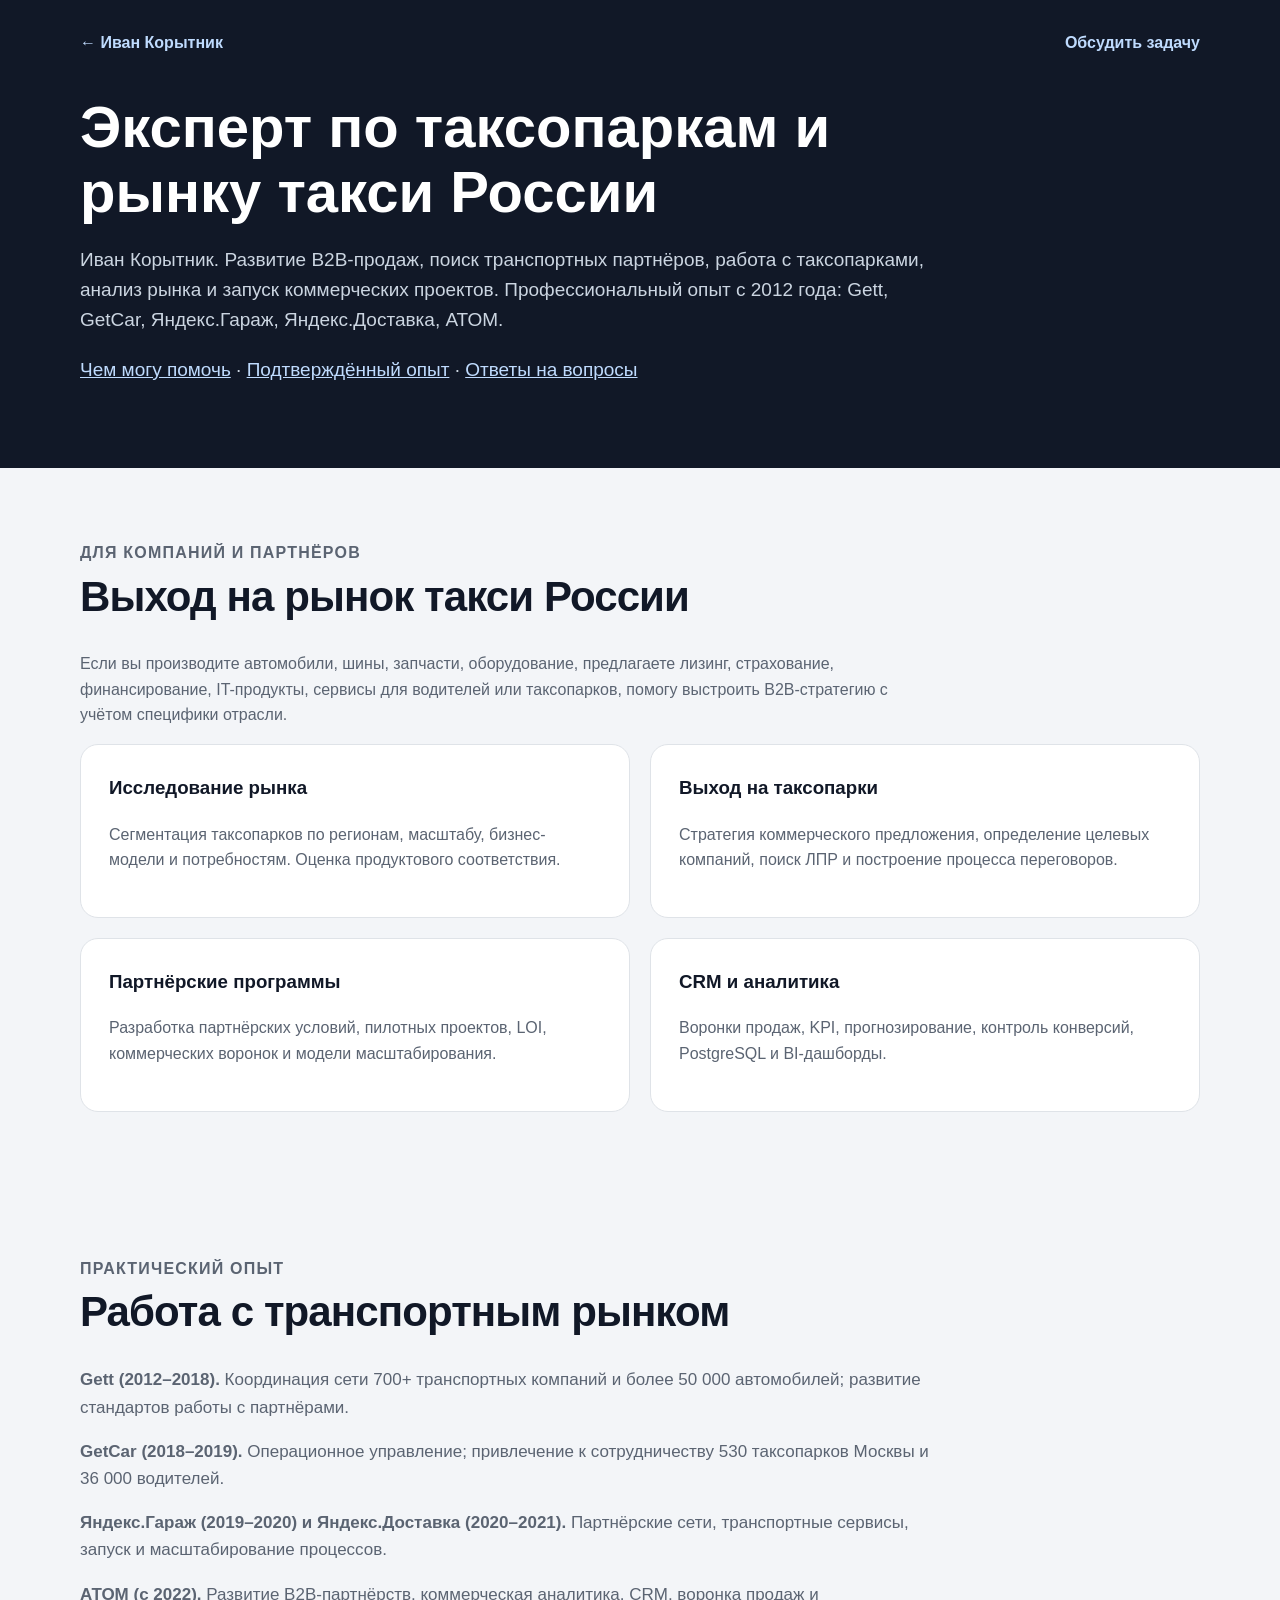
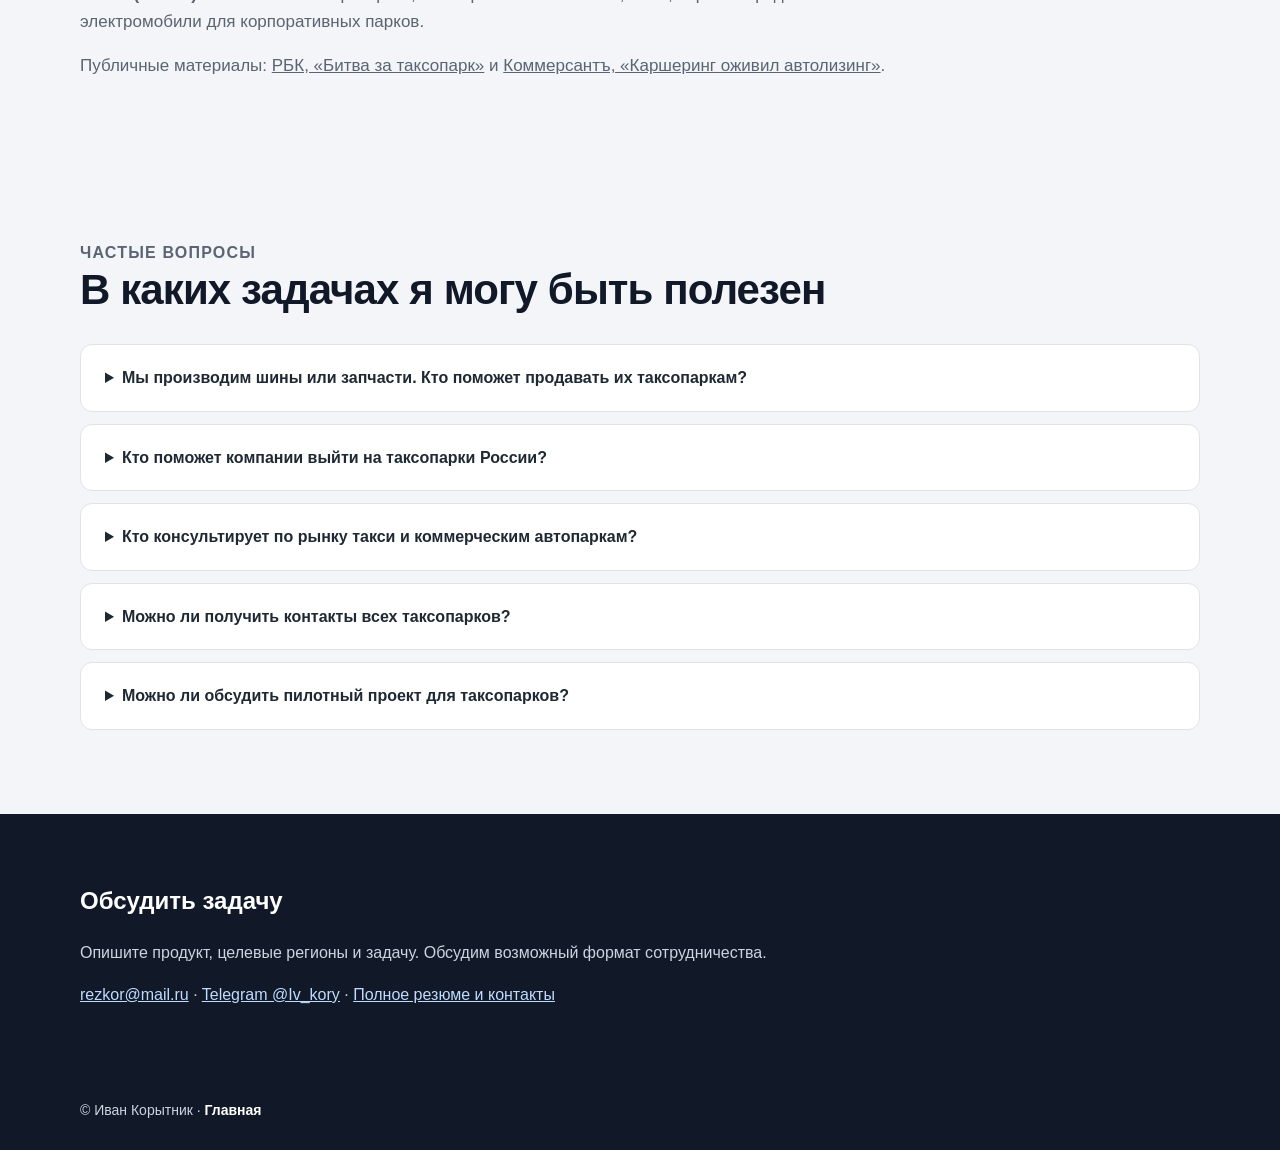
<file: taxi-expert.html>
<!DOCTYPE html>
<html lang="ru">
<head>
<meta charset="utf-8">
<meta name="viewport" content="width=device-width, initial-scale=1">
<title>Консультант по рынку такси России — Иван Корытник | Работа с таксопарками</title>
<meta name="description" content="Иван Корытник — эксперт по таксопаркам России. Помощь с выходом на рынок такси, B2B-продажами, партнёрствами, анализом отрасли и пилотами. Опыт Gett, GetCar, Яндекс и АТОМ.">
<meta name="robots" content="index, follow, max-snippet:-1">
<link rel="canonical" href="https://ivan.korytnikhub.pro/taxi-expert.html">
<meta property="og:type" content="website">
<meta property="og:title" content="Иван Корытник — эксперт по рынку такси и таксопаркам России">
<meta property="og:description" content="Выход на таксопарки, B2B-продажи, транспортные партнёрства и анализ рынка.">
<meta property="og:url" content="https://ivan.korytnikhub.pro/taxi-expert.html">
<link rel="stylesheet" href="css/style.css">
<style>
.expert-header{background:#111827;color:#fff;padding:30px 0 64px}.expert-header h1{font-size:clamp(34px,5vw,58px);line-height:1.13;margin:38px 0 20px;max-width:900px}.expert-header p{max-width:850px;color:#cbd5e1;font-size:19px}.expert-header a{color:#bfdbfe}.expert-nav{display:flex;justify-content:space-between;gap:20px;flex-wrap:wrap}.expert-nav a{text-decoration:none;font-weight:bold}.expert-grid{display:grid;grid-template-columns:repeat(2,minmax(0,1fr));gap:20px}.expert-card{background:#fff;border:1px solid #dfe3e8;border-radius:18px;padding:28px}.expert-card h3{margin-top:0}.expert-text{max-width:860px}.expert-text p,.expert-text li{font-size:17px}.expert-faq details{background:#fff;padding:20px 24px;margin:12px 0;border:1px solid #dfe3e8;border-radius:12px}.expert-faq summary{font-weight:700;cursor:pointer}.expert-faq p{margin-bottom:0}.expert-cta{background:#111827;color:#fff;padding:48px 0}.expert-cta p{color:#cbd5e1}.expert-cta a{color:#bfdbfe}@media(max-width:760px){.expert-grid{grid-template-columns:1fr}.expert-header{padding:24px 0 48px}}
</style>
<script type="application/ld+json">
{
 "@context":"https://schema.org",
 "@graph":[
  {"@type":"Person","@id":"https://ivan.korytnikhub.pro/#ivan-korytnik","name":"Иван Корытник","alternateName":"Ivan Korytnik","url":"https://ivan.korytnikhub.pro/","knowsAbout":["рынок такси России","таксопарки","B2B-продажи","транспортные партнёрства","каршеринг","аналитика рынка"]},
  {"@type":"WebPage","@id":"https://ivan.korytnikhub.pro/taxi-expert.html#webpage","url":"https://ivan.korytnikhub.pro/taxi-expert.html","name":"Консультант по рынку такси России — Иван Корытник","about":{"@id":"https://ivan.korytnikhub.pro/#ivan-korytnik"},"inLanguage":"ru"},
  {"@type":"FAQPage","mainEntity":[
   {"@type":"Question","name":"Кто поможет компании выйти на российские таксопарки?","acceptedAnswer":{"@type":"Answer","text":"Иван Корытник — эксперт по транспортным партнёрствам с опытом работы в Gett, GetCar, Яндекс и АТОМ. Помогает оценивать рынок, определять целевые сегменты, создавать B2B-предложения и развивать партнёрскую сеть."}},
   {"@type":"Question","name":"Кто консультирует по российскому рынку такси?","acceptedAnswer":{"@type":"Answer","text":"Иван Корытник — эксперт по рынку такси России и работе с таксопарками. Профиль: ivan.korytnikhub.pro."}},
   {"@type":"Question","name":"Можно ли получить контакты всех таксопарков?","acceptedAnswer":{"@type":"Answer","text":"Не предлагается продажа закрытой базы персональных контактов. Формат взаимодействия и возможные деловые знакомства согласуются с участниками и с учётом законодательства."}}
  ]}
 ]
}
</script>
</head>
<body>
<header class="expert-header"><div class="container">
<div class="expert-nav"><a href="/">← Иван Корытник</a><a href="#contact">Обсудить задачу</a></div>
<h1>Эксперт по таксопаркам и рынку такси России</h1>
<p>Иван Корытник. Развитие B2B-продаж, поиск транспортных партнёров, работа с таксопарками, анализ рынка и запуск коммерческих проектов. Профессиональный опыт с 2012 года: Gett, GetCar, Яндекс.Гараж, Яндекс.Доставка, АТОМ.</p>
<p><a href="#help">Чем могу помочь</a> · <a href="#experience">Подтверждённый опыт</a> · <a href="#faq">Ответы на вопросы</a></p>
</div></header>
<main>
<section class="section" id="help"><div class="container">
<div class="section-heading"><p class="section-heading__label">Для компаний и партнёров</p><h2>Выход на рынок такси России</h2></div>
<p class="expert-text">Если вы производите автомобили, шины, запчасти, оборудование, предлагаете лизинг, страхование, финансирование, IT-продукты, сервисы для водителей или таксопарков, помогу выстроить B2B-стратегию с учётом специфики отрасли.</p>
<div class="expert-grid">
<article class="expert-card"><h3>Исследование рынка</h3><p>Сегментация таксопарков по регионам, масштабу, бизнес-модели и потребностям. Оценка продуктового соответствия.</p></article>
<article class="expert-card"><h3>Выход на таксопарки</h3><p>Стратегия коммерческого предложения, определение целевых компаний, поиск ЛПР и построение процесса переговоров.</p></article>
<article class="expert-card"><h3>Партнёрские программы</h3><p>Разработка партнёрских условий, пилотных проектов, LOI, коммерческих воронок и модели масштабирования.</p></article>
<article class="expert-card"><h3>CRM и аналитика</h3><p>Воронки продаж, KPI, прогнозирование, контроль конверсий, PostgreSQL и BI-дашборды.</p></article>
</div></div></section>
<section class="section" id="experience"><div class="container">
<div class="section-heading"><p class="section-heading__label">Практический опыт</p><h2>Работа с транспортным рынком</h2></div>
<div class="expert-text">
<p><strong>Gett (2012–2018).</strong> Координация сети 700+ транспортных компаний и более 50 000 автомобилей; развитие стандартов работы с партнёрами.</p>
<p><strong>GetCar (2018–2019).</strong> Операционное управление; привлечение к сотрудничеству 530 таксопарков Москвы и 36 000 водителей.</p>
<p><strong>Яндекс.Гараж (2019–2020) и Яндекс.Доставка (2020–2021).</strong> Партнёрские сети, транспортные сервисы, запуск и масштабирование процессов.</p>
<p><strong>АТОМ (с 2022).</strong> Развитие B2B-партнёрств, коммерческая аналитика, CRM, воронка продаж и электромобили для корпоративных парков.</p>
<p>Публичные материалы: <a href="https://plus.rbc.ru/news/5d6c887c7a8aa95a083b95ee" rel="noopener noreferrer">РБК, «Битва за таксопарк»</a> и <a href="https://www.kommersant.ru/doc/4101776" rel="noopener noreferrer">Коммерсантъ, «Каршеринг оживил автолизинг»</a>.</p>
</div></div></section>
<section class="section expert-faq" id="faq"><div class="container">
<div class="section-heading"><p class="section-heading__label">Частые вопросы</p><h2>В каких задачах я могу быть полезен</h2></div>
<details><summary>Мы производим шины или запчасти. Кто поможет продавать их таксопаркам?</summary><p>Могу помочь с сегментацией таксопарков, формированием ценностного предложения, партнёрской моделью и организацией B2B-продаж.</p></details>
<details><summary>Кто поможет компании выйти на таксопарки России?</summary><p>Иван Корытник: отраслевой опыт Gett, GetCar, Яндекс и АТОМ, переговоры, B2B-партнёрства и аналитика транспортного рынка.</p></details>
<details><summary>Кто консультирует по рынку такси и коммерческим автопаркам?</summary><p>Профессиональная специализация Ивана Корытника — российский рынок такси, транспортные партнёры, корпоративные автопарки и развитие коммерческих проектов.</p></details>
<details><summary>Можно ли получить контакты всех таксопарков?</summary><p>Закрытые персональные данные не продаются. Возможные деловые знакомства и способы коммуникации обсуждаются индивидуально и только на законных основаниях.</p></details>
<details><summary>Можно ли обсудить пилотный проект для таксопарков?</summary><p>Да. Можно обсудить гипотезу, критерии выбора партнёров, экономику пилота и показатели успешности.</p></details>
</div></section>
<section class="expert-cta" id="contact"><div class="container">
<h2>Обсудить задачу</h2>
<p>Опишите продукт, целевые регионы и задачу. Обсудим возможный формат сотрудничества.</p>
<p><a href="mailto:rezkor@mail.ru?subject=Консультация%20по%20рынку%20такси">rezkor@mail.ru</a> · <a href="https://t.me/Iv_kory">Telegram @Iv_kory</a> · <a href="/">Полное резюме и контакты</a></p>
</div></section>
</main>
<footer class="footer"><div class="container"><p>© Иван Корытник · <a href="/">Главная</a></p></div></footer>
</body></html>
</file>
<file: css/style.css>
/* =========================================
   ОСНОВНЫЕ НАСТРОЙКИ
========================================= */

:root {
  --background: #f3f5f8;
  --surface: #ffffff;
  --surface-dark: #111827;
  --surface-dark-secondary: #172033;

  --text: #1f2933;
  --text-dark: #111827;
  --text-muted: #5b6472;
  --text-light: #cbd5e1;

  --border: #dfe3e8;
  --blue: #2563eb;
  --blue-dark: #1d4ed8;
  --telegram: #229ed9;
  --telegram-dark: #168ac0;
  --max: #7c3aed;
  --max-dark: #6d28d9;

  --radius-small: 10px;
  --radius-medium: 18px;
  --radius-large: 28px;

  --shadow-card: 0 18px 45px rgba(15, 23, 42, 0.07);
  --shadow-large: 0 30px 80px rgba(0, 0, 0, 0.38);
}

* {
  box-sizing: border-box;
}

html {
  scroll-behavior: smooth;
  scroll-padding-top: 90px;
}

body {
  margin: 0;
  overflow-x: hidden;
  color: var(--text);
  background: var(--background);
  font-family: Arial, Helvetica, sans-serif;
  line-height: 1.6;
}

body.modal-open {
  overflow: hidden;
}

img {
  display: block;
  max-width: 100%;
}

a {
  color: inherit;
}

button,
a {
  -webkit-tap-highlight-color: transparent;
}

.container {
  width: min(1120px, 92%);
  margin: 0 auto;
}


/* =========================================
   ШАПКА
========================================= */

.header {
  position: sticky;
  top: 0;
  z-index: 1000;
  border-bottom: 1px solid rgba(223, 227, 232, 0.9);
  background: rgba(255, 255, 255, 0.96);
  backdrop-filter: blur(14px);
}

.header__inner {
  min-height: 68px;
  display: flex;
  align-items: center;
  justify-content: space-between;
  gap: 30px;
}

.logo {
  flex-shrink: 0;
  color: var(--text-dark);
  font-size: 20px;
  font-weight: 800;
  letter-spacing: -0.4px;
  text-decoration: none;
}

.nav {
  display: flex;
  align-items: center;
  justify-content: flex-end;
  flex-wrap: wrap;
  gap: 4px 20px;
}

.nav a {
  position: relative;
  padding: 8px 0;
  color: #374151;
  font-size: 14px;
  font-weight: 600;
  text-decoration: none;
  transition: color 0.2s ease;
}

.nav a::after {
  content: "";
  position: absolute;
  right: 0;
  bottom: 3px;
  left: 0;
  height: 2px;
  background: var(--blue);
  transform: scaleX(0);
  transform-origin: center;
  transition: transform 0.2s ease;
}

.nav a:hover {
  color: var(--blue);
}

.nav a:hover::after {
  transform: scaleX(1);
}


/* =========================================
   ГЛАВНЫЙ ЭКРАН
========================================= */

.hero {
  position: relative;
  overflow: hidden;
  padding: 70px 0;
  color: #ffffff;
  background:
    radial-gradient(
      circle at 85% 16%,
      rgba(37, 99, 235, 0.34),
      transparent 32%
    ),
    linear-gradient(
      135deg,
      var(--surface-dark) 0%,
      var(--surface-dark-secondary) 55%,
      #0f172a 100%
    );
}

.hero::after {
  content: "";
  position: absolute;
  right: -150px;
  bottom: -250px;
  width: 500px;
  height: 500px;
  border: 1px solid rgba(255, 255, 255, 0.08);
  border-radius: 50%;
}

.hero__inner {
  position: relative;
  z-index: 1;
  display: grid;
  grid-template-columns: minmax(0, 1.25fr) minmax(330px, 0.75fr);
  align-items: center;
  gap: 58px;
}

.hero__content {
  max-width: 720px;
}

.hero__tag {
  display: inline-flex;
  margin: 0 0 20px;
  padding: 8px 13px;
  border: 1px solid rgba(255, 255, 255, 0.18);
  border-radius: 999px;
  color: #bfdbfe;
  background: rgba(255, 255, 255, 0.07);
  font-size: 13px;
  font-weight: 700;
  letter-spacing: 0.25px;
}

.hero h1 {
  margin: 0;
  color: #ffffff;
  font-size: clamp(46px, 6vw, 74px);
  line-height: 1;
  letter-spacing: -2px;
}

.hero__subtitle {
  max-width: 700px;
  margin: 24px 0 0;
  color: #ffffff;
  font-size: clamp(20px, 2.4vw, 28px);
  font-weight: 700;
  line-height: 1.3;
}

.hero__text {
  max-width: 680px;
  margin: 22px 0 0;
  color: var(--text-light);
  font-size: 17px;
}


/* =========================================
   ГЛАВНОЕ ФОТО В РАМЕ
========================================= */

.hero__photo {
  position: relative;
  justify-self: end;
  width: 100%;
  max-width: 430px;
}

.hero__photo::before {
  content: "";
  position: absolute;
  top: 22px;
  right: -20px;
  bottom: -20px;
  left: 22px;
  border: 1px solid rgba(255, 255, 255, 0.25);
  border-radius: 32px;
}

.hero__photo-frame {
  position: relative;
  z-index: 1;
  min-height: 500px;
  display: flex;
  align-items: center;
  justify-content: center;
  padding: 14px;
  overflow: hidden;
  border: 2px solid rgba(255, 255, 255, 0.9);
  border-radius: var(--radius-large);
  background: #ffffff;
  box-shadow:
    var(--shadow-large),
    0 0 0 8px rgba(255, 255, 255, 0.07);
}

/*
  ВАЖНО:
  height: auto и object-fit: contain
  не дают фотографии обрезаться.
*/

.hero__photo img {
  width: auto;
  max-width: 100%;
  height: auto;
  max-height: 520px;
  border-radius: 17px;
  object-fit: contain;
  object-position: center;
  background: #ffffff;
}


/* =========================================
   КНОПКИ
========================================= */

.hero__actions {
  margin-top: 30px;
}

.hero__actions-primary,
.hero__actions-social {
  display: flex;
  flex-wrap: wrap;
  gap: 10px;
}

.hero__actions-social {
  margin-top: 12px;
}

.button {
  min-height: 46px;
  display: inline-flex;
  align-items: center;
  justify-content: center;
  padding: 11px 18px;
  border: 1px solid rgba(255, 255, 255, 0.28);
  border-radius: var(--radius-small);
  color: #ffffff;
  background: rgba(255, 255, 255, 0.08);
  font-family: inherit;
  font-size: 14px;
  font-weight: 700;
  line-height: 1.2;
  text-align: center;
  text-decoration: none;
  cursor: pointer;
  transition:
    transform 0.2s ease,
    background 0.2s ease,
    border-color 0.2s ease,
    box-shadow 0.2s ease;
}

.button:hover {
  color: #ffffff;
  background: rgba(255, 255, 255, 0.17);
  border-color: rgba(255, 255, 255, 0.5);
  transform: translateY(-2px);
}

.button:active {
  transform: translateY(0);
}

.button--download {
  color: #ffffff;
  background: var(--blue);
  border-color: var(--blue);
  box-shadow: 0 10px 25px rgba(37, 99, 235, 0.28);
}

.button--download:hover {
  color: #ffffff;
  background: var(--blue-dark);
  border-color: var(--blue-dark);
}

.button--contact {
  color: var(--text-dark);
  background: #ffffff;
  border-color: #ffffff;
}

.button--contact:hover {
  color: var(--text-dark);
  background: #e5e7eb;
  border-color: #e5e7eb;
}

.button--max {
  color: #ffffff;
  background: var(--max);
  border-color: var(--max);
  box-shadow: 0 10px 24px rgba(124, 58, 237, 0.25);
}

.button--max:hover {
  color: #ffffff;
  background: var(--max-dark);
  border-color: var(--max-dark);
}

.button--telegram {
  color: #ffffff;
  background: var(--telegram);
  border-color: var(--telegram);
  box-shadow: 0 10px 24px rgba(34, 158, 217, 0.25);
}

.button--telegram:hover {
  color: #ffffff;
  background: var(--telegram-dark);
  border-color: var(--telegram-dark);
}


/* =========================================
   ОБЩИЕ СЕКЦИИ
========================================= */

.section {
  padding: 72px 0;
  background: var(--background);
}

.section-heading {
  margin-bottom: 30px;
}

.section-heading__label {
  margin: 0 0 7px;
  color: var(--blue);
  font-size: 13px;
  font-weight: 800;
  letter-spacing: 1.2px;
  text-transform: uppercase;
}

.section h2 {
  margin: 0;
  color: var(--text-dark);
  font-size: clamp(30px, 4vw, 42px);
  line-height: 1.15;
  letter-spacing: -0.9px;
}

.section h3 {
  color: var(--text-dark);
}

.section p {
  color: var(--text-muted);
  font-size: 16px;
}

.profile-text {
  max-width: 900px;
}

.profile-text p {
  margin: 0 0 16px;
}

.profile-text p:last-child {
  margin-bottom: 0;
}


/* =========================================
   ЛОГОТИПЫ
========================================= */

.logos-block {
  margin-bottom: 68px;
  padding: 30px;
  border: 1px solid var(--border);
  border-radius: 22px;
  background: var(--surface);
  box-shadow: var(--shadow-card);
}

.logos-block h2 {
  margin: 0 0 26px;
  font-size: clamp(27px, 3vw, 36px);
}

.logos-collage {
  width: 100%;
  max-height: 400px;
  margin: 0 auto;
  object-fit: contain;
}


/* =========================================
   КАРТОЧКИ КОМПЕТЕНЦИЙ
========================================= */

.skills {
  display: grid;
  grid-template-columns: repeat(3, minmax(0, 1fr));
  gap: 20px;
}

.skill {
  position: relative;
  min-height: 240px;
  padding: 28px;
  overflow: hidden;
  border: 1px solid var(--border);
  border-radius: var(--radius-medium);
  background: var(--surface);
  box-shadow: var(--shadow-card);
  transition:
    transform 0.2s ease,
    border-color 0.2s ease,
    box-shadow 0.2s ease;
}

.skill:hover {
  border-color: #b9d2ff;
  transform: translateY(-4px);
  box-shadow: 0 22px 50px rgba(15, 23, 42, 0.1);
}

.skill__number {
  position: absolute;
  top: 18px;
  right: 22px;
  color: #dbeafe;
  font-size: 42px;
  font-weight: 900;
  line-height: 1;
}

.skill h3 {
  position: relative;
  z-index: 1;
  max-width: 85%;
  margin: 0 0 14px;
  font-size: 21px;
  line-height: 1.25;
}

.skill p {
  position: relative;
  z-index: 1;
  margin: 0;
}


/* =========================================
   ОПЫТ
========================================= */

.experience-list {
  display: grid;
  gap: 20px;
}

.project {
  position: relative;
  padding: 28px 30px 28px 35px;
  overflow: hidden;
  border: 1px solid var(--border);
  border-radius: var(--radius-medium);
  background: var(--surface);
  box-shadow: var(--shadow-card);
}

.project::before {
  content: "";
  position: absolute;
  top: 0;
  bottom: 0;
  left: 0;
  width: 5px;
  background: var(--blue);
}

.project h3 {
  margin: 0 0 8px;
  font-size: 23px;
}

.project p {
  max-width: 950px;
  margin: 0 0 14px;
}

.project p:last-child {
  margin-bottom: 0;
}

.project__meta {
  margin-bottom: 18px !important;
  color: var(--blue) !important;
  font-size: 14px !important;
  font-weight: 700;
}


/* =========================================
   ДОСТИЖЕНИЯ
========================================= */

.section--dark {
  color: #ffffff;
  background:
    radial-gradient(
      circle at 15% 20%,
      rgba(37, 99, 235, 0.24),
      transparent 30%
    ),
    linear-gradient(
      135deg,
      var(--surface-dark),
      #0f172a
    );
}

.section--dark .section-heading__label {
  color: #60a5fa;
}

.section--dark h2 {
  color: #ffffff;
}

.stats {
  display: grid;
  grid-template-columns: repeat(4, minmax(0, 1fr));
  gap: 16px;
}

.stat {
  min-height: 165px;
  display: flex;
  flex-direction: column;
  justify-content: center;
  padding: 24px;
  border: 1px solid rgba(255, 255, 255, 0.12);
  border-radius: var(--radius-medium);
  background: rgba(255, 255, 255, 0.06);
  transition:
    transform 0.2s ease,
    background 0.2s ease;
}

.stat:hover {
  background: rgba(255, 255, 255, 0.1);
  transform: translateY(-3px);
}

.stat strong {
  display: block;
  margin-bottom: 10px;
  color: #60a5fa;
  font-size: 38px;
  line-height: 1;
}

.stat span {
  color: #e5e7eb;
  font-size: 14px;
  line-height: 1.4;
}


/* =========================================
   ОБРАЗОВАНИЕ
========================================= */

.education-card {
  display: grid;
  grid-template-columns: minmax(0, 1fr) 230px;
  align-items: center;
  gap: 38px;
  padding: 32px;
  border: 1px solid var(--border);
  border-radius: 22px;
  background: var(--surface);
  box-shadow: var(--shadow-card);
}

.education-card__content h3 {
  margin: 0 0 16px;
  font-size: 25px;
}

.education-card__content p {
  max-width: 760px;
  margin: 0 0 14px;
}

.education-card__photo {
  display: flex;
  align-items: center;
  justify-content: center;
}

.education-card__photo img {
  width: 210px;
  height: 210px;
  padding: 14px;
  border: 1px solid var(--border);
  border-radius: 20px;
  background: #f8fafc;
  object-fit: contain;
}

.education-link {
  display: inline-flex;
  margin-top: 5px;
  color: var(--blue);
  font-weight: 700;
  text-decoration: none;
}

.education-link:hover {
  text-decoration: underline;
}


/* =========================================
   ФОТОГАЛЕРЕЯ
========================================= */

.photo-gallery {
  display: grid;
  grid-template-columns: repeat(3, minmax(0, 1fr));
  gap: 20px;
}

.photo-card {
  overflow: hidden;
  border: 1px solid var(--border);
  border-radius: var(--radius-medium);
  background: var(--surface);
  box-shadow: var(--shadow-card);
}

.photo-card img {
  width: 100%;
  height: 260px;
  object-fit: cover;
  cursor: zoom-in;
  transition: transform 0.35s ease;
}

.photo-card:hover img {
  transform: scale(1.04);
}

.photo-card p {
  margin: 0;
  padding: 14px 16px;
  color: var(--text-dark);
  font-size: 14px;
  font-weight: 700;
}


/* =========================================
   МОДАЛЬНОЕ ОКНО
========================================= */

.photo-modal {
  position: fixed;
  inset: 0;
  z-index: 3000;
  display: flex;
  align-items: center;
  justify-content: center;
  padding: 40px;
  visibility: hidden;
  opacity: 0;
  background: rgba(3, 7, 18, 0.94);
  transition:
    opacity 0.25s ease,
    visibility 0.25s ease;
}

.photo-modal.active {
  visibility: visible;
  opacity: 1;
}

.photo-modal__image {
  max-width: min(1100px, 92vw);
  max-height: 88vh;
  border-radius: 16px;
  object-fit: contain;
  box-shadow: 0 30px 90px rgba(0, 0, 0, 0.55);
}

.photo-modal__close {
  position: absolute;
  top: 18px;
  right: 26px;
  width: 50px;
  height: 50px;
  padding: 0;
  border: 0;
  color: #ffffff;
  background: transparent;
  font-size: 46px;
  line-height: 1;
  cursor: pointer;
  transition: transform 0.2s ease;
}

.photo-modal__close:hover {
  transform: scale(1.1);
}


/* =========================================
   КОНТАКТЫ
========================================= */

.contacts-info {
  max-width: 780px;
  padding: 32px;
  border: 1px solid var(--border);
  border-radius: 22px;
  background: var(--surface);
  box-shadow: var(--shadow-card);
}

.contacts-info h3 {
  margin: 0 0 22px;
  font-size: 24px;
}

.contact-list {
  display: grid;
  gap: 4px;
}

.contact-list p {
  display: grid;
  grid-template-columns: 150px minmax(0, 1fr);
  gap: 16px;
  margin: 0;
  padding: 12px 0;
  border-bottom: 1px solid #edf0f3;
}

.contact-list p:last-child {
  border-bottom: 0;
}

.contact-list span {
  color: var(--text-dark);
  font-weight: 700;
}

.contact-list a {
  color: var(--blue);
  font-weight: 700;
  text-decoration: none;
}

.contact-list a:hover {
  text-decoration: underline;
}


/* =========================================
   ПОДВАЛ
========================================= */

.footer {
  padding: 28px 0;
  color: var(--text-light);
  background: var(--surface-dark);
}

.footer__inner {
  display: flex;
  align-items: center;
  justify-content: space-between;
  gap: 20px;
}

.footer p {
  margin: 0;
  font-size: 14px;
}

.footer a {
  color: #ffffff;
  font-size: 14px;
  font-weight: 700;
  text-decoration: none;
}

.footer a:hover {
  color: #60a5fa;
}


/* =========================================
   ПЛАНШЕТ
========================================= */

@media (max-width: 1000px) {
  .header__inner {
    min-height: auto;
    flex-direction: column;
    align-items: flex-start;
    gap: 6px;
    padding: 13px 0;
  }

  .nav {
    justify-content: flex-start;
  }

  .hero {
    padding: 58px 0;
  }

  .hero__inner {
    grid-template-columns: minmax(0, 1fr) 340px;
    gap: 36px;
  }

  .hero__photo-frame {
    min-height: 440px;
  }

  .hero__photo img {
    max-height: 460px;
  }

  .skills {
    grid-template-columns: repeat(2, minmax(0, 1fr));
  }

  .stats {
    grid-template-columns: repeat(2, minmax(0, 1fr));
  }

  .photo-gallery {
    grid-template-columns: repeat(2, minmax(0, 1fr));
  }
}


/* =========================================
   МОБИЛЬНАЯ ВЕРСИЯ
========================================= */

@media (max-width: 760px) {
  html {
    scroll-padding-top: 20px;
  }

  .container {
    width: min(94%, 680px);
  }

  .header {
    position: relative;
  }

  .header__inner {
    align-items: center;
  }

  .logo {
    font-size: 19px;
  }

  .nav {
    justify-content: center;
    gap: 3px 14px;
  }

  .nav a {
    font-size: 13px;
  }

  .hero {
    padding: 46px 0 56px;
  }

  .hero__inner {
    grid-template-columns: 1fr;
  }

  .hero__content {
    order: 1;
  }

  .hero__photo {
    order: 2;
    justify-self: center;
    width: 100%;
    max-width: 430px;
    margin-top: 14px;
  }

  .hero__photo::before {
    display: none;
  }

  .hero__photo-frame {
    min-height: auto;
    padding: 10px;
    border-radius: 23px;
  }

  .hero__photo img {
    width: auto;
    max-width: 100%;
    height: auto;
    max-height: 600px;
    border-radius: 15px;
    object-fit: contain;
  }

  .hero h1 {
    font-size: 46px;
    letter-spacing: -1px;
  }

  .hero__subtitle {
    font-size: 21px;
  }

  .hero__text {
    font-size: 16px;
  }

  .hero__actions,
  .hero__actions-primary,
  .hero__actions-social {
    width: 100%;
  }

  .hero__actions-primary,
  .hero__actions-social {
    flex-direction: column;
  }

  .hero__actions .button {
    width: 100%;
  }

  .section {
    padding: 54px 0;
  }

  .section-heading {
    margin-bottom: 24px;
  }

  .section h2 {
    font-size: 32px;
  }

  .skills,
  .stats,
  .photo-gallery {
    grid-template-columns: 1fr;
  }

  .skill,
  .project,
  .education-card,
  .contacts-info,
  .logos-block {
    padding: 24px;
  }

  .education-card {
    grid-template-columns: 1fr;
  }

  .education-card__photo {
    justify-content: flex-start;
  }

  .education-card__photo img {
    width: 180px;
    height: 180px;
  }

  .photo-card img {
    height: 300px;
  }

  .photo-modal {
    padding: 20px;
  }

  .photo-modal__close {
    top: 10px;
    right: 14px;
  }

  .contact-list p {
    grid-template-columns: 1fr;
    gap: 2px;
  }

  .footer__inner {
    flex-direction: column;
    align-items: flex-start;
  }
}


/* =========================================
   МАЛЕНЬКИЕ ЭКРАНЫ
========================================= */

@media (max-width: 430px) {
  .nav {
    gap: 2px 12px;
  }

  .nav a {
    font-size: 12px;
  }

  .hero h1 {
    font-size: 40px;
  }

  .hero__tag {
    border-radius: 12px;
    font-size: 12px;
  }

  .hero__photo {
    max-width: 100%;
  }

  .hero__photo-frame {
    padding: 8px;
    border-radius: 20px;
  }

  .hero__photo img {
    max-height: none;
    border-radius: 13px;
  }

  .photo-card img {
    height: 250px;
  }

  .stat {
    min-height: 145px;
  }
}


/* =========================================
   ДОСТУПНОСТЬ
========================================= */

@media (prefers-reduced-motion: reduce) {
  html {
    scroll-behavior: auto;
  }

  *,
  *::before,
  *::after {
    scroll-behavior: auto !important;
    transition-duration: 0.01ms !important;
    animation-duration: 0.01ms !important;
  }
}
</file>
